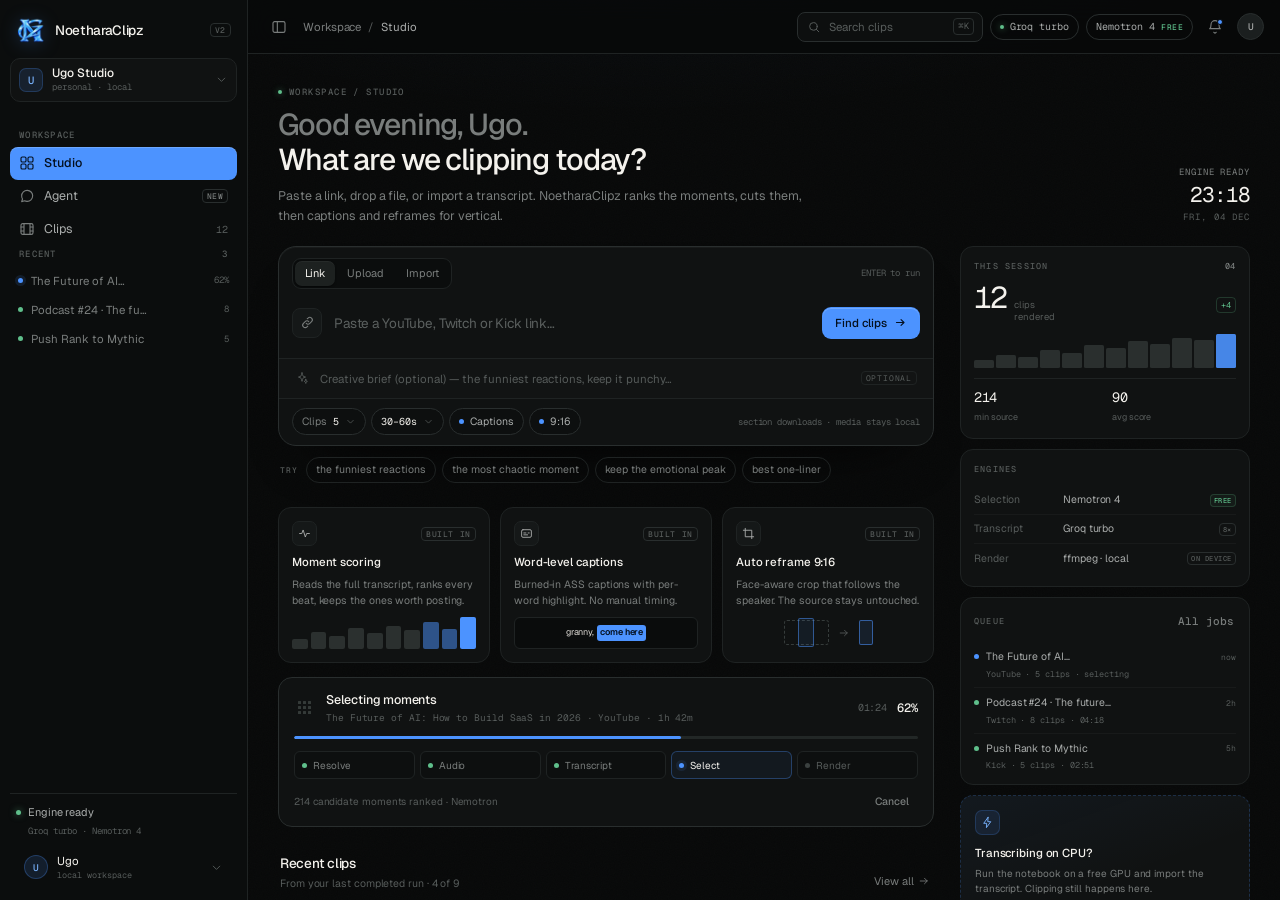
<file: design/dashboard.html>
<!DOCTYPE html>
<html lang="en">
<head>
<meta charset="UTF-8" />
<meta name="viewport" content="width=device-width, initial-scale=1.0" />
<meta name="color-scheme" content="dark" />
<meta name="theme-color" content="#080909" />
<meta name="description" content="NoetharaClipz — AI clipping workspace. Dark charcoal dashboard design." />
<title>NoetharaClipz — Studio</title>
<link rel="icon" type="image/png" href="[data-uri]">
<link rel="preconnect" href="https://fonts.googleapis.com">
<link rel="preconnect" href="https://fonts.gstatic.com" crossorigin>
<link href="https://fonts.googleapis.com/css2?family=Geist:wght@100..900&family=Geist+Mono:wght@400..600&display=swap" rel="stylesheet">
<style>
/* =========================================================
   NoetharaClipz v2 — charcoal workspace
   one accent (ember), hairline borders, flat surfaces
   ========================================================= */
:root{
  --bg:#080909;
  --ink-1:#0B0D0D;
  --ink-2:#101212;
  --ink-3:#151818;
  --ink-4:#1B1F1F;
  --line:#1F2323;
  --line-2:#292E2E;
  --line-3:#363C3B;
  --text:#F4F2ED;
  --text-2:#A9ACAB;
  --text-3:#797D7C;
  --text-4:#575C5B;
  --accent:#4C93FF;
  --accent-hi:#7AB4FF;
  --accent-deep:#2E72E8;
  --accent-ink:#04101F;
  --accent-soft:rgba(76,147,255,.10);
  --green:#5FBF8B;
  --amber:#DDB25C;
  --red:#E0716A;
  --sans:"Geist","Inter",ui-sans-serif,system-ui,-apple-system,"Segoe UI",sans-serif;
  --mono:"Geist Mono",ui-monospace,"SF Mono",Menlo,Consolas,monospace;
  --ease:cubic-bezier(.22,1,.36,1);
  --r:14px;
  --shadow:0 24px 60px -32px rgba(0,0,0,.9);
}
*{box-sizing:border-box}
[hidden]{display:none!important}
html,body{height:100%}
body{
  margin:0;background:var(--bg);color:var(--text);
  font-family:var(--sans);font-size:13px;line-height:1.5;letter-spacing:-.006em;
  -webkit-font-smoothing:antialiased;text-rendering:optimizeLegibility;overflow:hidden;
}
body::before{
  content:"";position:fixed;inset:0;z-index:0;pointer-events:none;
  background:radial-gradient(1000px 440px at 50% -190px,rgba(76,147,255,.06),transparent 70%);
}
body::after{
  content:"";position:fixed;inset:0;z-index:0;pointer-events:none;opacity:.022;
  background-image:url("data:image/svg+xml,%3Csvg xmlns='http://www.w3.org/2000/svg' width='160' height='160'%3E%3Cfilter id='n'%3E%3CfeTurbulence type='fractalNoise' baseFrequency='.85' numOctaves='3' stitchTiles='stitch'/%3E%3C/filter%3E%3Crect width='160' height='160' filter='url(%23n)'/%3E%3C/svg%3E");
}
button,input,textarea,select{font:inherit;color:inherit}
button{background:none;border:0;cursor:pointer}
input,textarea{outline:none}
::selection{background:rgba(76,147,255,.28);color:#fff}
::-webkit-scrollbar{width:9px;height:9px}
::-webkit-scrollbar-track{background:transparent}
::-webkit-scrollbar-thumb{background:#252A29;border-radius:9px;border:2px solid var(--bg)}
::-webkit-scrollbar-thumb:hover{background:#333937}
:focus-visible{outline:2px solid rgba(76,147,255,.55);outline-offset:2px}
input:focus,input:focus-visible,textarea:focus,textarea:focus-visible{outline:none}
.ico{width:16px;height:16px;fill:none;stroke:currentColor;stroke-width:1.7;stroke-linecap:round;stroke-linejoin:round;flex:none}
.ico-sm{width:14px;height:14px}
.ico-fill{fill:currentColor;stroke:none}
.mono{font-family:var(--mono)}

/* ---------------- shell ---------------- */
.app{position:relative;z-index:1;display:flex;height:100vh;overflow:hidden}

/* ---------------- sidebar ---------------- */
.sidebar{
  width:248px;flex:none;background:var(--ink-1);border-right:1px solid var(--line);
  display:flex;flex-direction:column;padding:12px 10px 10px;z-index:20;
  transition:width .24s var(--ease);overflow:hidden;
}
.brand{display:flex;align-items:center;gap:9px;padding:3px 6px 13px;min-height:42px}
.brand-logo{width:30px;height:30px;object-fit:contain;flex:none;filter:drop-shadow(0 2px 9px rgba(76,147,255,.28))}
.brand-logo-sm{width:22px;height:22px}
.mark{display:none}
.brand-name{font-size:13.5px;font-weight:500;letter-spacing:-.025em;white-space:nowrap}
.brand-ver{margin-left:auto;font:500 8px var(--mono);letter-spacing:.08em;color:var(--text-4);border:1px solid var(--line-2);border-radius:4px;padding:1px 4px;flex:none}
.ws-dd{width:100%;margin-bottom:12px}
.ws{display:flex;align-items:center;gap:9px;width:100%;padding:7px 8px;background:var(--ink-2);border:1px solid var(--line);border-radius:10px;transition:.16s;text-align:left}
.ws:hover{background:var(--ink-3);border-color:var(--line-2)}
.ws-av{width:24px;height:24px;border-radius:7px;background:rgba(76,147,255,.12);border:1px solid rgba(76,147,255,.22);color:var(--accent-hi);display:grid;place-items:center;font:500 10.5px var(--mono);flex:none}
.ws-copy{min-width:0;flex:1}
.ws-name{display:block;font-size:12px;font-weight:500;line-height:1.25;white-space:nowrap}
.ws-sub{display:block;font:400 9px var(--mono);color:var(--text-4);white-space:nowrap;line-height:1.4}
.ws .ico{margin-left:auto;color:var(--text-4);width:13px;height:13px}
.nav-group{padding-top:15px}
.nav-label{display:flex;align-items:center;justify-content:space-between;font:500 9px var(--mono);letter-spacing:.14em;text-transform:uppercase;color:var(--text-4);padding:0 9px 6px;white-space:nowrap}
.nav-item{
  display:flex;align-items:center;gap:9px;width:100%;height:33px;padding:0 9px;border-radius:8px;
  color:var(--text-2);font-size:12.5px;text-align:left;transition:background .15s,color .15s;
}
.nav-item .ico{width:16px;height:16px;color:var(--text-3);transition:color .15s}
.nav-item:hover{background:var(--ink-3);color:var(--text)}
.nav-item:hover .ico{color:var(--text-2)}
.nav-item.active{background:var(--accent);color:var(--accent-ink);font-weight:500;box-shadow:inset 0 1px 0 rgba(255,255,255,.18)}
.nav-item.active .ico{color:var(--accent-ink)}
.nav-badge{margin-left:auto;font:500 8px var(--mono);letter-spacing:.06em;color:var(--text-3);border:1px solid var(--line-2);border-radius:4px;padding:1px 4px}
.nav-item.active .nav-badge{color:var(--accent-ink);border-color:rgba(0,0,0,.22);background:rgba(0,0,0,.1)}
.nav-count{margin-left:auto;font:400 10px var(--mono);color:var(--text-4)}
.nav-item.active .nav-count{color:var(--accent-ink)}
.side-recent{flex:1;min-height:0;overflow-y:auto;overflow-x:hidden;padding:2px 0 4px}
.recent-item{display:flex;align-items:center;gap:8px;width:100%;padding:6px 8px;border-radius:7px;color:var(--text-3);text-align:left;transition:.14s}
.recent-item:hover{background:var(--ink-3);color:var(--text-2)}
.rd{width:5px;height:5px;border-radius:50%;background:var(--text-4);flex:none}
.rd.done{background:var(--green)}
.rd.run{background:var(--accent);box-shadow:0 0 0 3px rgba(76,147,255,.12)}
.rd.err{background:var(--red)}
.recent-name{font-size:11.5px;flex:1;min-width:0;overflow:hidden;text-overflow:ellipsis;white-space:nowrap}
.recent-n{font:400 9px var(--mono);color:var(--text-4);flex:none}
.sidebar .side-close{display:none;width:24px;height:24px;margin-left:4px}
.side-foot{border-top:1px solid var(--line);padding:10px 6px 2px;margin-top:6px}
.engine-line{display:flex;align-items:center;gap:7px;font-size:11px;color:var(--text-2);white-space:nowrap}
.live-dot{width:5px;height:5px;border-radius:50%;background:var(--green);box-shadow:0 0 7px rgba(95,191,139,.65);flex:none}
.engine-sub{font:400 9px var(--mono);color:var(--text-4);margin:4px 0 10px 12px;white-space:nowrap}
.user-dd{width:100%}
.user-chip{display:flex;align-items:center;gap:9px;width:100%;padding:6px 7px;border-radius:9px;border:1px solid transparent;transition:.15s;text-align:left;color:var(--text-2)}
.user-chip:hover{background:var(--ink-3);border-color:var(--line)}
.u-av{width:24px;height:24px;border-radius:50%;background:rgba(76,147,255,.13);border:1px solid rgba(76,147,255,.28);display:grid;place-items:center;font:500 9.5px var(--mono);color:var(--accent-hi);flex:none}
.u-copy{display:flex;flex-direction:column;gap:1px;flex:1;min-width:0}
.u-name{display:block;font-size:11.5px;line-height:1.3;color:var(--text);white-space:nowrap}
.u-sub{display:block;font:400 8.5px var(--mono);color:var(--text-4);white-space:nowrap;line-height:1.35}
.user-chip .dd-chev{margin-left:auto;color:var(--text-4);width:13px;height:13px}

/* collapsed rail */
.app.nav-rail .sidebar{width:62px;padding:12px 8px 10px}
.app.nav-rail .brand{justify-content:center;padding:3px 0 13px}
.app.nav-rail .brand-name,.app.nav-rail .brand-ver,.app.nav-rail .ws-copy,.app.nav-rail .ws .ico,
.app.nav-rail .nav-label,.app.nav-rail .nav-item span,.app.nav-rail .side-recent,
.app.nav-rail .engine-sub,.app.nav-rail .u-name,.app.nav-rail .u-sub,.app.nav-rail .u-copy,.app.nav-rail .user-chip .dd-chev{display:none}
.app.nav-rail .ws{justify-content:center;padding:7px}
.app.nav-rail .nav-group{padding-top:12px}
.app.nav-rail .nav-item{justify-content:center;padding:0;height:34px}
.app.nav-rail .nav-item .ico{width:17px;height:17px}
.app.nav-rail .side-foot{display:grid;justify-items:center;gap:9px;padding:10px 0 2px}
.app.nav-rail .engine-line{justify-content:center;font-size:0;gap:0}
.app.nav-rail .engine-line .live-dot{width:6px;height:6px}
.app.nav-rail .user-chip{padding:4px}

/* ---------------- main / topbar ---------------- */
.main{flex:1;min-width:0;display:flex;flex-direction:column}
.topbar{
  height:54px;flex:none;display:flex;align-items:center;gap:9px;padding:0 16px;
  border-bottom:1px solid var(--line);background:rgba(8,9,9,.72);
  backdrop-filter:blur(14px);position:relative;z-index:10;
}
.icon-btn{width:30px;height:30px;border-radius:8px;border:1px solid transparent;color:var(--text-3);display:grid;place-items:center;transition:.15s}
.icon-btn:hover{background:var(--ink-3);color:var(--text);border-color:var(--line)}
.top-brand{display:none;align-items:center;gap:7px;font-size:12.5px;font-weight:500;letter-spacing:-.02em}
.top-brand .mark{width:22px;height:22px;border-radius:6px}
.top-brand .mark svg{width:13px;height:13px}
.crumb{display:flex;align-items:center;gap:7px;font-size:11.5px;color:var(--text-3);white-space:nowrap}
.crumb b{font-weight:400;color:var(--text-2)}
.crumb i{font-style:normal;color:var(--text-4)}
.top-right{margin-left:auto;display:flex;align-items:center;gap:7px}
.search-btn{display:flex;align-items:center;gap:8px;height:30px;min-width:186px;padding:0 8px 0 9px;border:1px solid var(--line-2);border-radius:8px;background:#0D0F0F;color:var(--text-4);font-size:11.5px;transition:.15s}
.search-btn:hover{border-color:var(--line-3);color:var(--text-3);background:var(--ink-3)}
.search-btn .ico{width:14px;height:14px}
.kbd{margin-left:auto;font:400 9px var(--mono);color:var(--text-4);border:1px solid var(--line-2);border-radius:4px;padding:1px 4px;line-height:1.4}
.chip{display:inline-flex;align-items:center;gap:6px;height:26px;padding:0 9px;border:1px solid var(--line-2);border-radius:999px;background:transparent;color:var(--text-2);font:400 10px var(--mono);white-space:nowrap;transition:.15s}
.chip:hover{border-color:var(--line-3);color:var(--text)}
.chip b{font:500 8px var(--mono);letter-spacing:.06em;color:var(--green)}
.chip .dot{width:4px;height:4px;border-radius:50%;background:var(--green);box-shadow:0 0 6px rgba(95,191,139,.7)}
.chip-xs{height:22px;padding:0 7px;font-size:9px}
.chip-xs .ico{width:12px;height:12px}
.avatar{width:27px;height:27px;border-radius:50%;background:var(--ink-4);border:1px solid var(--line-2);color:var(--text-2);display:grid;place-items:center;font:500 9.5px var(--mono);transition:.15s}
.avatar:hover{border-color:var(--line-3);color:var(--text)}
.bell{position:relative}
.bell::after{content:"";position:absolute;top:6px;right:6px;width:4px;height:4px;border-radius:50%;background:var(--accent);border:1.5px solid var(--bg)}
.scrim{display:none}

/* ---------------- page / hero ---------------- */
.scroll{flex:1;min-height:0;overflow-y:auto;overflow-x:hidden;scroll-behavior:smooth}
.page{animation:pageIn .26s var(--ease)}
@keyframes pageIn{from{opacity:0;transform:translateY(5px)}to{opacity:1;transform:none}}
.page-inner{max-width:1240px;margin:0 auto;padding:30px 30px 66px}
.page-inner--narrow{max-width:880px}
.hero{display:flex;align-items:flex-end;justify-content:space-between;gap:24px;margin:2px 0 20px}
.eyebrow{display:flex;align-items:center;gap:7px;font:500 9px var(--mono);letter-spacing:.16em;text-transform:uppercase;color:var(--text-4)}
.eyebrow .dot{width:4px;height:4px;border-radius:50%;background:var(--green);box-shadow:0 0 6px rgba(95,191,139,.6)}
.hero h1{font-size:clamp(24px,2.35vw,32px);line-height:1.16;font-weight:500;letter-spacing:-.038em;margin:10px 0 8px;max-width:660px}
.hero h1 .dim{color:var(--text-3)}
.hero p{font-size:12.5px;line-height:1.6;color:var(--text-3);margin:0;max-width:540px}
.hero-meta{flex:none;text-align:right;padding-bottom:3px}
.hero-live{display:inline-flex;align-items:center;gap:6px;font:400 9px var(--mono);letter-spacing:.1em;text-transform:uppercase;color:var(--text-3)}
.hero-clock{font:400 21px var(--mono);letter-spacing:-.05em;line-height:1;color:var(--text);margin-top:6px;font-variant-numeric:tabular-nums}
.hero-date{font:400 9px var(--mono);letter-spacing:.12em;text-transform:uppercase;color:var(--text-4);margin-top:6px}
.studio-grid{display:grid;grid-template-columns:minmax(0,1fr) 290px;gap:26px;align-items:start}
.col-main{min-width:0}

/* ---------------- composer ---------------- */
.composer{
  background:var(--ink-2);border:1px solid var(--line-2);border-radius:18px;
  box-shadow:0 30px 60px -38px #000,inset 0 1px 0 rgba(255,255,255,.04);
  transition:border-color .18s,box-shadow .18s;
}
.composer:focus-within{border-color:rgba(76,147,255,.38);box-shadow:0 0 0 3px rgba(76,147,255,.07),0 30px 60px -38px #000,inset 0 1px 0 rgba(255,255,255,.04)}
.composer-top{display:flex;align-items:center;justify-content:space-between;padding:11px 13px 0;gap:12px}
.seg{display:inline-flex;align-items:center;gap:2px;padding:2px;background:#0B0D0D;border:1px solid var(--line);border-radius:9px}
.seg-btn{height:25px;padding:0 10px;border-radius:7px;font-size:11px;color:var(--text-3);transition:background .16s,color .16s,box-shadow .16s;white-space:nowrap}
.seg-btn:hover{color:var(--text-2)}
.seg-btn.on{background:#1D2120;color:var(--text);box-shadow:0 1px 2px rgba(0,0,0,.5),inset 0 1px 0 rgba(255,255,255,.04)}
.composer-hint{font:400 9px var(--mono);color:var(--text-4);white-space:nowrap}
.composer-body{padding:11px 13px 12px}
.pane{animation:paneIn .18s var(--ease)}
@keyframes paneIn{from{opacity:.4;transform:translateY(2px)}to{opacity:1;transform:none}}
.field{display:flex;align-items:center;gap:10px;min-height:46px}
.field-ico{width:30px;height:30px;border-radius:8px;background:var(--ink-3);border:1px solid var(--line);color:var(--text-3);display:grid;place-items:center;flex:none}
.field-ico .ico{width:15px;height:15px}
.field input{flex:1;min-width:0;height:42px;background:transparent;border:0;font-size:13.5px;letter-spacing:-.01em;color:var(--text)}
.field input::placeholder{color:#5B605F}
.field-copy{flex:1;min-width:0}
.field-title{font-size:12.5px;color:var(--text-2);line-height:1.35}
.field-title u{text-decoration:none;color:var(--text);border-bottom:1px solid var(--line-3);padding-bottom:1px}
.field-sub{font:400 9.5px var(--mono);color:var(--text-4);margin-top:3px;white-space:nowrap;overflow:hidden;text-overflow:ellipsis}
.field-drop{min-height:62px;padding:9px 10px;border:1px dashed var(--line-2);border-radius:11px;background:#0D0F0F;transition:.16s;cursor:pointer}
.field-drop:hover,.field-drop.drag{border-color:rgba(76,147,255,.4);background:rgba(76,147,255,.035)}
.brief{display:flex;align-items:center;gap:9px;padding:10px 16px;border-top:1px solid var(--line);background:rgba(255,255,255,.008)}
.brief .ico{color:var(--text-4);width:14px;height:14px}
.brief input{flex:1;min-width:0;background:transparent;border:0;font-size:11.5px;color:var(--text)}
.brief input::placeholder{color:#555A59}
.brief-tag{font:400 8px var(--mono);letter-spacing:.1em;color:var(--text-4);border:1px solid var(--line);border-radius:4px;padding:1px 4px;flex:none}
.composer-foot{display:flex;align-items:center;justify-content:space-between;gap:12px;padding:9px 13px 10px;border-top:1px solid var(--line)}
.opts{display:flex;align-items:center;gap:5px;flex-wrap:wrap}
.opt{display:inline-flex;align-items:center;gap:6px;height:27px;padding:0 9px;border:1px solid var(--line-2);border-radius:999px;background:#0D0F0F;color:var(--text-2);font-size:10.5px;transition:.15s;white-space:nowrap}
.opt:hover{border-color:var(--line-3);color:var(--text);background:var(--ink-3)}
.opt-k{color:var(--text-3)}
.opt-v{font:400 10px var(--mono);color:var(--text)}
.opt .ico{width:11px;height:11px;color:var(--text-4)}
.opt-dot{width:5px;height:5px;border-radius:50%;background:var(--accent);transition:.15s}
.opt.is-off{color:var(--text-4)}
.opt.is-off .opt-dot{background:#414746}
.opts .dd{flex:none}
.dd{position:relative}
.dd-chev{transition:transform .16s var(--ease)}
.dd.open .dd-chev{transform:rotate(180deg)}
.menu{position:absolute;z-index:80;top:calc(100% + 6px);left:0;min-width:190px;padding:5px;background:#121617;border:1px solid #2A3138;border-radius:11px;box-shadow:0 22px 50px -18px rgba(0,0,0,.92),inset 0 1px 0 rgba(255,255,255,.04);animation:menuIn .14s var(--ease)}
.menu[hidden]{display:none}
.menu.up{top:auto;bottom:calc(100% + 6px);animation-name:menuUp}
.menu.right{left:auto;right:0}
.menu-label{font:500 8px var(--mono);letter-spacing:.13em;text-transform:uppercase;color:var(--text-4);padding:6px 8px 4px}
.menu-item{display:flex;align-items:center;gap:8px;width:100%;min-height:30px;padding:5px 8px;border-radius:7px;font-size:11.5px;color:var(--text-2);text-align:left;transition:background .12s,color .12s}
.menu-item:hover,.menu-item:focus-visible{background:#1A2027;color:var(--text);outline:none}
.menu-item>.ico{width:14px;height:14px;color:var(--text-4);flex:none}
.menu-item:hover>.ico{color:var(--text-2)}
.menu-item .check{margin-left:auto;width:13px;height:13px;color:var(--accent);opacity:0;flex:none}
.menu-item[aria-checked="true"] .check{opacity:1}
.menu-item .mi-copy{display:flex;flex-direction:column;gap:1px;min-width:0}
.menu-item b{font-weight:500;color:var(--text);font-size:11px;line-height:1.3}
.menu-item small{font:400 8.5px var(--mono);color:var(--text-4);line-height:1.35}
.menu-item .mi-val{margin-left:auto;font:400 9px var(--mono);color:var(--text-4)}
.menu-sep{height:1px;background:var(--line);margin:5px 4px}
.menu-user{display:flex;align-items:center;gap:8px;padding:7px 8px 8px}
.menu-user b{display:block;font-size:11.5px;font-weight:500;color:var(--text)}
.menu-user small{display:block;font:400 8.5px var(--mono);color:var(--text-4);margin-top:2px}
.menu .ws-av{width:24px;height:24px;font-size:9.5px}
.u-av.lg{width:28px;height:28px;font-size:11px}
@keyframes menuIn{from{opacity:0;transform:translateY(-4px) scale(.99)}to{opacity:1;transform:none}}
@keyframes menuUp{from{opacity:0;transform:translateY(4px) scale(.99)}to{opacity:1;transform:none}}
.foot-hint{font:400 9px var(--mono);color:var(--text-4);white-space:nowrap}

/* buttons */
.btn{display:inline-flex;align-items:center;justify-content:center;gap:7px;height:32px;padding:0 12px;border-radius:9px;border:1px solid transparent;font-size:11.5px;font-weight:500;transition:background .15s,border-color .15s,transform .12s,color .15s;white-space:nowrap}
.btn:active{transform:translateY(1px)}
.btn-primary{background:var(--accent);color:var(--accent-ink);box-shadow:inset 0 1px 0 rgba(255,255,255,.2)}
.btn-primary:hover{background:var(--accent-hi)}
.btn-primary .ico{width:14px;height:14px;stroke-width:2}
.btn-secondary{background:var(--ink-3);border-color:var(--line-2);color:var(--text-2)}
.btn-secondary:hover{background:var(--ink-4);border-color:var(--line-3);color:var(--text)}
.btn-ghost{color:var(--text-3)}
.btn-ghost:hover{background:var(--ink-3);color:var(--text)}
.btn-sm{height:28px;padding:0 10px;font-size:11px;border-radius:8px}
.btn-xs{height:25px;padding:0 8px;font-size:10.5px;border-radius:7px}
.btn .ico{width:13px;height:13px}

/* ---------------- brief pills ---------------- */
.briefs{display:flex;align-items:center;gap:6px;flex-wrap:wrap;margin:11px 2px 0}
.briefs-label{font:500 8px var(--mono);letter-spacing:.14em;color:var(--text-4);margin-right:2px}
.suggest{height:26px;padding:0 9px;border:1px solid var(--line);border-radius:999px;background:transparent;color:var(--text-3);font-size:10.5px;transition:.15s}
.suggest:hover{border-color:rgba(76,147,255,.35);color:var(--text-2);background:rgba(76,147,255,.05)}

/* ---------------- feature cards ---------------- */
.feat-grid{display:grid;grid-template-columns:repeat(3,minmax(0,1fr));gap:10px;margin-top:24px}
.feat{position:relative;display:flex;flex-direction:column;gap:7px;min-height:148px;padding:13px;background:var(--ink-2);border:1px solid var(--line);border-radius:13px;transition:border-color .16s,background .16s}
.feat:hover{border-color:var(--line-2);background:#111414}
.feat-top{display:flex;align-items:center;justify-content:space-between;gap:8px}
.feat-ico{width:25px;height:25px;border-radius:7px;background:var(--ink-3);border:1px solid var(--line);color:var(--text-2);display:grid;place-items:center}
.feat-ico .ico{width:13px;height:13px}
.tag{font:500 8px var(--mono);letter-spacing:.08em;text-transform:uppercase;color:var(--text-4);border:1px solid var(--line-2);border-radius:4px;padding:1px 4px;white-space:nowrap}
.tag-green{color:var(--green);border-color:rgba(95,191,139,.22);background:rgba(95,191,139,.05)}
.feat h3{font-size:11.5px;font-weight:500;letter-spacing:-.01em;margin:0}
.feat p{font-size:10.5px;line-height:1.5;color:var(--text-3);margin:0;flex:1}
.feat-vis{height:32px;display:flex;align-items:flex-end;gap:3px;margin-top:1px}
.bars i{flex:1;height:var(--h);background:#2B302F;border-radius:2px;transition:background .2s}
.feat:hover .bars i{background:#343A38}
.bars i:nth-last-child(-n+3){background:rgba(76,147,255,.5)}
.bars i:last-child{background:var(--accent)}
.feat:hover .bars i:nth-last-child(-n+3){background:rgba(76,147,255,.62)}
.feat:hover .bars i:last-child{background:var(--accent)}
.capvis{display:flex;align-items:center;justify-content:center;gap:3px;height:32px;background:#0A0C0C;border:1px solid var(--line);border-radius:6px;font-size:9px;letter-spacing:-.01em;color:#DAD7D2;padding:0 5px;overflow:hidden;white-space:nowrap}
.capvis b{background:var(--accent);color:var(--accent-ink);border-radius:3px;padding:1px 3px;font-weight:600}
.cropvis{display:flex;align-items:center;justify-content:center;gap:9px;height:32px}
.crop-a{width:45px;height:25px;border:1px dashed var(--line-3);border-radius:3px;position:relative}
.crop-a::after{content:"";position:absolute;left:50%;top:-3px;bottom:-3px;width:14px;transform:translateX(-50%);border:1px solid rgba(76,147,255,.5);background:rgba(76,147,255,.08);border-radius:2px}
.cropvis .ico{width:12px;height:12px;color:var(--text-4)}
.crop-b{width:14px;height:25px;border:1px solid rgba(76,147,255,.55);background:rgba(76,147,255,.1);border-radius:2px}

/* ---------------- run card ---------------- */
.run-card{position:relative;overflow:hidden;margin-top:14px;padding:14px 15px 12px;background:var(--ink-2);border:1px solid var(--line-2);border-radius:14px}
.run-head{display:flex;align-items:center;gap:11px}
.pixel{display:grid;grid-template-columns:repeat(3,3px);grid-template-rows:repeat(3,3px);gap:2px;flex:none;padding:4px}
.pixel span{background:#343A38;border-radius:.5px;animation:pixel 1.4s ease-in-out infinite}
.pixel span:nth-child(2){animation-delay:.07s}.pixel span:nth-child(3){animation-delay:.14s}
.pixel span:nth-child(4){animation-delay:.21s}.pixel span:nth-child(5){animation-delay:.28s}
.pixel span:nth-child(6){animation-delay:.35s}.pixel span:nth-child(7){animation-delay:.42s}
.pixel span:nth-child(8){animation-delay:.49s}.pixel span:nth-child(9){animation-delay:.56s}
@keyframes pixel{0%,100%{background:#343A38;opacity:.55}45%{background:var(--accent);opacity:1}}
.run-copy{min-width:0;flex:1}
.run-copy h3{font-size:12.5px;font-weight:500;letter-spacing:-.015em;margin:0;line-height:1.3}
.run-copy p{font:400 9.5px var(--mono);color:var(--text-4);margin:3px 0 0;white-space:nowrap;overflow:hidden;text-overflow:ellipsis}
.run-stats{display:flex;align-items:center;gap:10px;flex:none}
.run-elapsed{font:400 10px var(--mono);color:var(--text-4);font-variant-numeric:tabular-nums}
.run-pct{font:500 12px var(--mono);color:var(--text);font-variant-numeric:tabular-nums}
.track{height:3px;border-radius:3px;background:#222726;margin:12px 0 12px;overflow:hidden}
.track span{display:block;height:100%;width:0;background:var(--accent);border-radius:3px;transition:width .45s linear}
.run-card.done .track span{background:var(--green)}
.run-card.done .pixel span{animation:none;background:rgba(95,191,139,.55)}
.stages{display:grid;grid-template-columns:repeat(5,minmax(0,1fr));gap:5px}
.stage{display:flex;align-items:center;gap:6px;height:28px;padding:0 7px;border:1px solid var(--line);border-radius:6px;background:#0D0F0F;font-size:10px;color:var(--text-4);white-space:nowrap;overflow:hidden}
.sd{width:5px;height:5px;border-radius:50%;background:#3B4140;flex:none}
.stage.done{color:var(--text-3)}
.stage.done .sd{background:var(--green)}
.stage.active{color:var(--text);border-color:rgba(76,147,255,.32);background:rgba(76,147,255,.06)}
.stage.active .sd{background:var(--accent);box-shadow:0 0 0 3px rgba(76,147,255,.1);animation:pulse 1.8s ease-in-out infinite}
.stage-name{overflow:hidden;text-overflow:ellipsis}
@keyframes pulse{50%{box-shadow:0 0 0 5px rgba(76,147,255,.02)}}
.run-foot{display:flex;align-items:center;justify-content:space-between;gap:10px;margin-top:10px}
.run-foot p{font-size:10px;color:var(--text-4);margin:0;white-space:nowrap;overflow:hidden;text-overflow:ellipsis}
.run-foot .mono{color:var(--text-3)}

/* ---------------- section head ---------------- */
.sec-head{display:flex;align-items:flex-end;justify-content:space-between;gap:16px;margin:26px 2px 11px}
.sec-head h2{font-size:13.5px;font-weight:500;letter-spacing:-.02em;margin:0}
.sec-head p{font-size:10.5px;color:var(--text-4);margin:3px 0 0}
.link-quiet{display:inline-flex;align-items:center;gap:4px;font-size:11px;color:var(--text-3);padding:3px 2px;transition:.14s}
.link-quiet:hover{color:var(--text)}
.link-quiet .ico{width:12px;height:12px}

/* ---------------- clip cards ---------------- */
.clip-grid{display:grid;gap:14px}
.clip-grid--studio{grid-template-columns:repeat(2,minmax(0,1fr));gap:11px}
.clip-grid--all{grid-template-columns:repeat(auto-fill,minmax(244px,1fr));gap:13px}
.clip{display:flex;flex-direction:column;background:var(--ink-2);border:1px solid var(--line);border-radius:13px;overflow:hidden;transition:border-color .18s,transform .18s,box-shadow .18s}
.clip:hover{border-color:#2D3332;transform:translateY(-2px);box-shadow:0 18px 34px -26px #000}
.clip-media{position:relative;aspect-ratio:16/9;overflow:hidden;background:#0A0C0C;background-size:cover;background-position:center;background-repeat:no-repeat;isolation:isolate}
.clip-media::before{content:none}
.clip-media::after{content:"";position:absolute;inset:0;background:linear-gradient(to top,rgba(0,0,0,.84),rgba(0,0,0,.22) 46%,transparent 76%),linear-gradient(to bottom,rgba(0,0,0,.36),transparent 38%)}
.clip-media[data-thumb="0"]{background-image:url("[data-uri]");background-position:50% 50%}
.clip-media[data-thumb="1"]{background-image:url("[data-uri]");background-position:50% 50%}
.clip-media[data-thumb="2"]{background-image:url("[data-uri]");background-position:50% 50%}
.clip-media[data-thumb="3"]{background-image:url("[data-uri]");background-position:50% 50%}
.clip-media[data-thumb="4"]{background-image:url("[data-uri]");background-position:50% 50%}
.clip-media[data-thumb="5"]{background-image:url("[data-uri]");background-position:50% 50%}
.clip-media[data-thumb="6"]{background-image:url("[data-uri]");background-position:50% 50%}
.clip-media[data-thumb="7"]{background-image:url("[data-uri]");background-position:50% 50%}
.clip-media[data-thumb="8"]{background-image:url("[data-uri]");background-position:50% 50%}
.clip-media[data-thumb="9"]{background-image:url("[data-uri]");background-position:50% 35%}
.clip-media[data-edit]{cursor:pointer}
/* Real clip frames embedded as data URIs — swap the .clip-media[data-thumb] rules to use your own thumbnails. */
.grain{position:absolute;inset:0;z-index:1;pointer-events:none;opacity:.07;mix-blend-mode:overlay;background-image:url("data:image/svg+xml,%3Csvg xmlns='http://www.w3.org/2000/svg' width='140' height='140'%3E%3Cfilter id='n'%3E%3CfeTurbulence type='fractalNoise' baseFrequency='.9' numOctaves='3' stitchTiles='stitch'/%3E%3C/filter%3E%3Crect width='140' height='140' filter='url(%23n)'/%3E%3C/svg%3E");background-size:140px 140px}

.media-top{position:absolute;z-index:2;top:7px;left:7px;right:7px;display:flex;align-items:center;justify-content:space-between;gap:6px}
.pf{font:500 7.5px var(--mono);letter-spacing:.1em;text-transform:uppercase;color:#EFEDE9;background:rgba(6,8,8,.5);border:1px solid rgba(255,255,255,.14);backdrop-filter:blur(7px);border-radius:4px;padding:2px 5px}
.score{display:inline-flex;align-items:center;gap:4px;font:500 9px var(--mono);color:#F4F2ED;background:rgba(6,8,8,.5);border:1px solid rgba(255,255,255,.14);backdrop-filter:blur(7px);border-radius:4px;padding:2px 5px}
.score::before{content:"";width:4px;height:4px;border-radius:50%;background:var(--accent)}
.cap{position:absolute;z-index:2;left:8px;right:8px;bottom:8px;text-align:center;font-size:10.5px;font-weight:500;line-height:1.4;letter-spacing:-.01em;color:#F7F5F1;text-shadow:0 1px 8px rgba(0,0,0,.75);display:-webkit-box;-webkit-line-clamp:2;-webkit-box-orient:vertical;overflow:hidden}
.cap b{display:inline-block;background:var(--accent);color:var(--accent-ink);text-shadow:none;border-radius:3px;padding:0 3px;font-weight:600}
.play{position:absolute;z-index:3;left:50%;top:50%;width:32px;height:32px;border-radius:50%;border:1px solid rgba(255,255,255,.18);background:rgba(8,10,10,.5);backdrop-filter:blur(8px);color:#fff;display:grid;place-items:center;opacity:0;transform:translate(-50%,-50%) scale(.9);transition:.2s var(--ease)}
.play .ico{width:12px;height:12px;margin-left:1px}
.clip:hover .play{opacity:1;transform:translate(-50%,-50%) scale(1)}
.clip-body{display:flex;flex-direction:column;gap:5px;padding:9px 10px 10px;flex:1}
.clip-h{display:flex;align-items:flex-start;gap:6px}
.clip-h h3{flex:1;min-width:0;font-size:12px;font-weight:500;line-height:1.38;letter-spacing:-.01em;margin:0;display:-webkit-box;-webkit-line-clamp:2;-webkit-box-orient:vertical;overflow:hidden}
.clip-x{display:flex;gap:0;flex:none;opacity:.55;transition:opacity .16s}
.clip:hover .clip-x{opacity:1}
.act{width:21px;height:21px;border-radius:5px;color:var(--text-3);display:grid;place-items:center;transition:.14s}
.act:hover{background:var(--ink-4);color:var(--text)}
.act .ico{width:12px;height:12px}
.clip-sub{display:flex;align-items:center;gap:5px;flex-wrap:wrap;font:400 9.5px var(--mono);color:var(--text-4);letter-spacing:0}
.clip-sub i{width:2px;height:2px;border-radius:50%;background:#444A48;font-style:normal}
.clip-err{font-size:9.5px;line-height:1.45;color:#C58F88;margin:1px 0 0}
.clip.rendering .clip-media::after{background:linear-gradient(to top,rgba(0,0,0,.82),rgba(0,0,0,.44))}
.render-ov{position:absolute;z-index:2;inset:0;display:flex;flex-direction:column;align-items:center;justify-content:center;gap:9px}
.rp{display:inline-flex;align-items:center;gap:6px;font:400 9px var(--mono);color:#F0EEE9;background:rgba(8,10,10,.62);border:1px solid rgba(255,255,255,.14);backdrop-filter:blur(8px);border-radius:999px;padding:3px 8px}
.spin{width:8px;height:8px;border-radius:50%;border:1.5px solid rgba(255,255,255,.22);border-top-color:var(--accent);animation:spin .8s linear infinite}
@keyframes spin{to{transform:rotate(360deg)}}
.mini-track{width:88px;height:2px;border-radius:2px;background:rgba(255,255,255,.16);overflow:hidden}
.mini-track span{display:block;height:100%;background:var(--accent)}
.clip.failed .clip-media{background-image:none;background-color:#150D0D}
.fail-ov{position:absolute;z-index:2;inset:0;display:flex;flex-direction:column;align-items:center;justify-content:center;gap:5px;color:#BB8C86;font:400 9px var(--mono);text-transform:uppercase;letter-spacing:.08em}
.fail-ov .ico{width:16px;height:16px}

/* ---------------- rail ---------------- */
.rail{display:flex;flex-direction:column;gap:10px;position:sticky;top:20px}
.rc{background:var(--ink-2);border:1px solid var(--line);border-radius:13px;padding:13px}
.rail-title{display:flex;align-items:center;justify-content:space-between;gap:8px;font:500 8.5px var(--mono);letter-spacing:.14em;text-transform:uppercase;color:var(--text-4);margin-bottom:11px}
.rail-title .mono{color:var(--text-3);letter-spacing:.06em}
.stat-hero{display:flex;align-items:baseline;gap:8px}
.stat-num{font:400 30px var(--mono);letter-spacing:-.06em;line-height:1}
.stat-lbl{font-size:9.5px;line-height:1.25;color:var(--text-4)}
.stat-hero .delta{margin-left:auto;font:400 8.5px var(--mono);color:var(--green);border:1px solid rgba(95,191,139,.22);border-radius:4px;padding:1px 4px}
.spark{display:flex;align-items:flex-end;gap:2px;height:34px;margin:11px 0 10px}
.spark i{flex:1;height:var(--h);background:#2A2F2E;border-radius:1.5px}
.spark i.hot{background:var(--accent);opacity:.9}
.stat-row{display:flex;border-top:1px solid var(--line);padding-top:9px;gap:14px}
.stat-cell{flex:1}
.stat-cell b{display:block;font:400 13.5px var(--mono);letter-spacing:-.03em;color:var(--text)}
.stat-cell span{font-size:9px;color:var(--text-4)}
.eng{display:flex;align-items:center;gap:7px;min-height:29px;border-bottom:1px solid rgba(255,255,255,.035);font-size:10.5px}
.eng:last-child{border-bottom:0}
.eng-k{color:var(--text-4);width:82px;flex:none}
.eng-v{color:var(--text-2);flex:1;min-width:0;overflow:hidden;text-overflow:ellipsis;white-space:nowrap}
.eng .tag{font-size:7px;padding:1px 3px}
.q{padding:7px 0;border-bottom:1px solid rgba(255,255,255,.035);cursor:pointer}
.q:last-child{border-bottom:0;padding-bottom:0}
.q:first-of-type{padding-top:0}
.q-top{display:flex;align-items:center;gap:7px}
.qd{width:5px;height:5px;border-radius:50%;background:var(--text-4);flex:none}
.qd.done{background:var(--green)}.qd.run{background:var(--accent)}.qd.err{background:var(--red)}
.q-name{flex:1;min-width:0;font-size:10.5px;color:var(--text-2);overflow:hidden;text-overflow:ellipsis;white-space:nowrap}
.q-time{font:400 8px var(--mono);color:var(--text-4);flex:none}
.q-sub{font:400 8.5px var(--mono);color:var(--text-4);margin-top:3px;padding-left:12px;white-space:nowrap;overflow:hidden;text-overflow:ellipsis}
.rail-cta{position:relative;overflow:hidden;padding:14px;background:linear-gradient(160deg,rgba(76,147,255,.055),rgba(76,147,255,0) 55%),var(--ink-2);border:1px dashed rgba(76,147,255,.22);border-radius:13px}
.rail-cta .feat-ico{background:rgba(76,147,255,.1);border-color:rgba(76,147,255,.2);color:var(--accent-hi);margin-bottom:9px}
.rail-cta h3{font-size:11.5px;font-weight:500;margin:0 0 4px;letter-spacing:-.01em}
.rail-cta p{font-size:10px;line-height:1.5;color:var(--text-3);margin:0 0 10px}
.rail-note{display:flex;align-items:center;justify-content:center;gap:5px;font:400 8.5px var(--mono);color:var(--text-4);padding:2px 0}
.rail-note .ico{width:10px;height:10px}

/* ---------------- simple head / agent ---------------- */
.head-simple{display:flex;align-items:flex-end;justify-content:space-between;gap:20px;margin-bottom:20px}
.head-simple h1{font-size:26px;font-weight:500;letter-spacing:-.035em;margin:8px 0 4px;line-height:1.2}
.head-simple p{font-size:11.5px;line-height:1.6;color:var(--text-3);margin:0;max-width:520px}
.head-actions{display:flex;align-items:center;gap:6px;flex:none}
.chat{display:flex;flex-direction:column}
.thread{display:flex;flex-direction:column;gap:24px;padding:2px 0 10px}
.msg{display:flex;gap:10px;animation:msgIn .26s var(--ease)}
@keyframes msgIn{from{opacity:0;transform:translateY(4px)}to{opacity:1;transform:none}}
.msg-a{width:24px;height:24px;border-radius:7px;background:rgba(76,147,255,.11);border:1px solid rgba(76,147,255,.22);color:var(--accent-hi);display:grid;place-items:center;flex:none}
.msg-a .ico{width:13px;height:13px}
.msg-main{min-width:0;flex:1}
.msg-name{display:flex;align-items:center;gap:7px;font-size:10.5px;font-weight:500;color:var(--text-2);margin-bottom:4px}
.msg-time{font:400 8.5px var(--mono);color:var(--text-4)}
.msg-text{font-size:12px;line-height:1.68;color:#C4C7C6;max-width:620px}
.msg-text strong{font-weight:500;color:var(--text)}
.msg.user{justify-content:flex-end}
.msg.user .msg-main{flex:0 1 auto;max-width:78%}
.msg.user .msg-name{justify-content:flex-end}
.bubble{background:var(--ink-3);border:1px solid var(--line);border-radius:12px 12px 4px 12px;padding:8px 11px;font-size:12px;line-height:1.55;color:var(--text)}
.tools{display:flex;gap:5px;flex-wrap:wrap;margin-top:8px}
.tool{font:400 8.5px var(--mono);color:var(--text-3);border:1px solid var(--line-2);border-radius:4px;padding:2px 5px;background:#0D0F0F}
.tool.ok{color:var(--green);border-color:rgba(95,191,139,.22)}
.agent-task{margin-top:9px;max-width:480px;background:#0D0F0F;border:1px solid var(--line);border-radius:9px;padding:3px 9px}
.at-row{display:flex;align-items:center;gap:7px;height:26px;font-size:10px;color:var(--text-3);border-bottom:1px solid rgba(255,255,255,.035)}
.at-row:last-child{border-bottom:0}
.at-dot{width:4px;height:4px;border-radius:50%;background:#3B4140;flex:none}
.at-row.done .at-dot{background:var(--green)}
.at-row.run{color:var(--text)}
.at-row.run .at-dot{background:var(--accent);box-shadow:0 0 0 3px rgba(76,147,255,.1)}
.at-s{margin-left:auto;font:400 7.5px var(--mono);letter-spacing:.08em;text-transform:uppercase;color:var(--text-4)}
.at-row.run .at-s{color:var(--accent-hi)}
.typing{display:inline-flex;align-items:center;gap:3px;padding:5px 1px}
.typing i{width:4px;height:4px;border-radius:50%;background:var(--text-3);animation:bounce 1s infinite}
.typing i:nth-child(2){animation-delay:.14s}.typing i:nth-child(3){animation-delay:.28s}
@keyframes bounce{0%,100%{transform:translateY(0);opacity:.35}50%{transform:translateY(-3px);opacity:1}}
.promptbar{margin-top:8px;background:var(--ink-2);border:1px solid var(--line-2);border-radius:16px;padding:9px 11px 10px;box-shadow:0 24px 50px -32px #000;transition:border-color .18s,box-shadow .18s}
.promptbar:focus-within{border-color:rgba(76,147,255,.38);box-shadow:0 0 0 3px rgba(76,147,255,.07),0 24px 50px -32px #000}
.pb-top{display:flex;align-items:center;gap:7px;padding:1px 0 6px}
.pb-agent{display:flex;align-items:center;gap:6px;font-size:10.5px;font-weight:500;color:var(--text-2)}
.pb-local{margin-left:auto;display:flex;align-items:center;gap:4px;font:400 8.5px var(--mono);color:var(--text-4)}
.pb-local .ico{width:11px;height:11px}
.promptbar textarea{width:100%;min-height:50px;background:transparent;border:0;resize:none;font-size:12.5px;line-height:1.6;color:var(--text);padding:1px 0 9px}
.promptbar textarea::placeholder{color:#575C5B}
.pb-foot{display:flex;align-items:center;justify-content:space-between;gap:8px;border-top:1px solid rgba(255,255,255,.04);padding-top:7px}
.pb-tools{display:flex;align-items:center;gap:1px}
.pb-tools button{width:25px;height:25px;border-radius:6px;color:var(--text-3);display:grid;place-items:center;transition:.14s}
.pb-tools .chip{width:auto;height:22px;padding:0 7px;display:inline-flex}
.pb-tools button:hover{background:var(--ink-3);color:var(--text)}
.pb-tools .ico{width:14px;height:14px}
.pb-right{display:flex;align-items:center;gap:6px}
.send{width:27px;height:27px;border-radius:8px;background:var(--accent);color:var(--accent-ink);display:grid;place-items:center;transition:.15s}
.send:hover{background:var(--accent-hi)}
.send .ico{width:14px;height:14px;stroke-width:2}
.chat-suggest{display:flex;justify-content:center;gap:5px;flex-wrap:wrap;margin-top:9px}
.chat-suggest .suggest{height:25px;font-size:10px}

/* ---------------- agent fixed composer ---------------- */
@media (min-width:901px){
  #page-agent{height:calc(100vh - 54px);height:calc(100dvh - 54px);display:flex;flex-direction:column;overflow:hidden;min-height:0}
  #page-agent .page-inner{width:100%;flex:1;min-height:0;display:flex;flex-direction:column;padding-top:26px;padding-bottom:13px}
  #page-agent .head-simple{flex:none;margin-bottom:16px}
  #page-agent .chat{flex:1;min-height:0;display:flex;flex-direction:column}
  #page-agent .thread{flex:1;min-height:0;overflow-y:auto;overscroll-behavior:contain;padding:0 7px 14px 0;scrollbar-width:thin;scrollbar-color:#2C3333 transparent}
  #page-agent .thread::-webkit-scrollbar{width:6px}
  #page-agent .thread::-webkit-scrollbar-thumb{background:#2C3333;border-radius:6px}
  #page-agent .promptbar{flex:none;margin-top:6px}
  #page-agent .chat-suggest{flex:none}
  #page-agent .page-foot{flex:none;margin-top:8px}
}
.chat-clips{display:flex;gap:6px;margin-top:9px}
.chat-clip{position:relative;width:70px;height:93px;border-radius:7px;overflow:hidden;border:1px solid var(--line-2);background-image:var(--ed-poster);background-size:cover;background-position:50% 35%;transition:.15s;text-align:left}
.chat-clip::after{content:"";position:absolute;inset:0;background:linear-gradient(to top,rgba(0,0,0,.68),transparent 48%)}
.chat-clip span{position:absolute;left:5px;bottom:4px;z-index:1;font:400 7.5px var(--mono);color:#fff}
.chat-clip:hover{border-color:rgba(76,147,255,.46);transform:translateY(-1px)}

/* ---------------- clip editor ---------------- */
#page-editor{height:calc(100vh - 54px);height:calc(100dvh - 54px);display:flex;flex-direction:column;overflow:hidden}
.editor{flex:1;min-height:0;width:100%;max-width:1480px;margin:0 auto;padding:12px 22px 16px;display:flex;flex-direction:column;gap:11px}
.editor-top{display:flex;align-items:center;gap:10px;flex:none;min-height:34px}
.ed-back{width:30px;height:30px;flex:none}
.ed-back .ico{transform:rotate(180deg)}
.editor-title{flex:1;min-width:0}
.editor-title .eyebrow{margin:0 0 3px}
.editor-title .eyebrow .dot{background:var(--accent);box-shadow:0 0 6px rgba(76,147,255,.7)}
.editor-title h1{font-size:19px;font-weight:500;letter-spacing:-.03em;margin:0;line-height:1.25;white-space:nowrap;overflow:hidden;text-overflow:ellipsis}
.editor-actions{display:flex;align-items:center;gap:6px;flex:none}
.editor-body{flex:1;min-height:0;display:grid;grid-template-columns:minmax(0,1fr) 306px;gap:12px}
.editor-main{min-width:0;min-height:0;display:flex;flex-direction:column;gap:8px}
.stage-wrap{position:relative;flex:1;min-height:0;border:1px solid var(--line);border-radius:14px;overflow:hidden;display:grid;place-items:center;background:#07090A;isolation:isolate}
.stage-wrap::before{content:"";position:absolute;inset:-30px;background-image:var(--ed-poster);background-size:cover;background-position:center;filter:blur(30px) saturate(.75) brightness(.42);opacity:.7;transform:scale(1.07);z-index:0}
.stage-wrap::after{content:"";position:absolute;inset:0;background:radial-gradient(72% 78% at 50% 44%,rgba(4,6,8,.1),rgba(4,6,8,.82) 80%);z-index:0}
.stage-frame{position:relative;height:calc(100% - 26px);aspect-ratio:9/16;max-width:calc(100% - 26px);background:#000;border:1px solid rgba(255,255,255,.12);border-radius:10px;overflow:hidden;box-shadow:0 26px 70px -24px #000;z-index:1}
.stage-frame video{width:100%;height:100%;object-fit:cover;display:block;background:var(--ed-poster) center/cover;cursor:pointer}
.stage-frame.f-16x9{height:auto;width:min(92%,860px);aspect-ratio:16/9}
.stage-frame.f-1x1{height:auto;width:min(64%,520px);aspect-ratio:1/1}
.stage-frame.f-16x9 video,.stage-frame.f-1x1 video{object-fit:contain;background:#000}
.safe{position:absolute;inset:8% 7%;border:1px dashed rgba(255,255,255,.16);border-radius:3px;pointer-events:none;z-index:2;opacity:0;transition:.15s}
.stage-frame.guides .safe{opacity:1}
.stage-top{position:absolute;top:8px;left:8px;right:8px;display:flex;align-items:center;justify-content:space-between;z-index:3;pointer-events:none}
.stage-top .tag{background:rgba(6,8,10,.62);backdrop-filter:blur(8px)}
.tag-blue{color:var(--accent-hi);border-color:rgba(76,147,255,.35);background:rgba(76,147,255,.12)}
.stage-play{position:absolute;inset:0;margin:auto;width:52px;height:52px;border-radius:50%;background:rgba(8,10,12,.56);border:1px solid rgba(255,255,255,.2);backdrop-filter:blur(10px);display:grid;place-items:center;z-index:4;color:#fff;transition:.16s;box-shadow:0 10px 30px -6px #000}
.stage-play:hover{background:rgba(76,147,255,.88);border-color:rgba(255,255,255,.5);transform:scale(1.04)}
.stage-play .ico{width:20px;height:20px;margin-left:2px}
.stage-play.hidden{opacity:0;pointer-events:none;transform:scale(.94)}
.transport{flex:none;display:flex;align-items:center;gap:9px;height:36px;padding:0 9px;border:1px solid var(--line);border-radius:9px;background:var(--ink-2)}
.tbtn{width:25px;height:25px;border-radius:6px;display:grid;place-items:center;color:var(--text-2);transition:.14s;flex:none}
.tbtn:hover{background:var(--ink-4);color:var(--text)}
.tbtn .ico{width:13px;height:13px}
.t-time{font:400 9px var(--mono);color:var(--text-3);flex:none;min-width:38px;text-align:center}
.t-track{position:relative;flex:1;height:5px;border-radius:5px;background:#242A2B;cursor:pointer;touch-action:none}
.t-fill{position:absolute;inset:0 auto 0 0;width:0;border-radius:5px;background:var(--accent)}
.t-knob{position:absolute;top:50%;left:0;width:9px;height:9px;border-radius:50%;background:#fff;border:2px solid var(--accent);transform:translate(-50%,-50%);box-shadow:0 1px 5px #000;pointer-events:none}
.t-sep{width:1px;height:14px;background:var(--line);flex:none}
.timeline{flex:none;border:1px solid var(--line);border-radius:11px;background:var(--ink-2);padding:7px 9px 5px}
.tl-top{display:flex;align-items:center;justify-content:space-between;margin-bottom:5px}
.tl-top .mono{font-size:8px}
.tl-tracks{position:relative;display:flex;flex-direction:column;gap:3px;cursor:pointer}
.tl-film{display:flex;gap:2px;height:38px;border-radius:5px;overflow:hidden;background:#0B0D0D}
.tl-film span{flex:1;min-width:0;background-size:cover;background-position:50% 35%;filter:saturate(.72) brightness(.78)}
.tl-caps{position:relative;height:15px;border-radius:3px;background:#0A0C0D;border:1px solid rgba(76,147,255,.12)}
.tl-cap{position:absolute;top:2px;height:9px;border-radius:2px;background:rgba(76,147,255,.16);border-left:1px solid rgba(76,147,255,.55);font:400 6.5px var(--mono);line-height:9px;color:#9DC5FF;padding:0 3px;overflow:hidden;white-space:nowrap}
.tl-trim{position:absolute;top:0;bottom:0;width:2px;background:var(--accent);z-index:5;pointer-events:none}
.tl-trim::before{content:"";position:absolute;top:-2px;left:-2px;width:6px;height:5px;background:var(--accent);border-radius:1px}
.tl-trim.in{left:1.5%}.tl-trim.out{right:1.5%}
.tl-playhead{position:absolute;top:-2px;bottom:-1px;left:0;width:1px;background:#fff;z-index:6;pointer-events:none;box-shadow:0 0 6px rgba(76,147,255,.8)}
.tl-playhead::before{content:"";position:absolute;top:-1px;left:-3px;width:7px;height:4px;background:#fff;border-radius:1px}
.tl-ruler{display:flex;justify-content:space-between;margin-top:2px;font:400 7px var(--mono);color:var(--text-4)}
.inspector{min-height:0;display:flex;flex-direction:column;border:1px solid var(--line);border-radius:13px;background:var(--ink-2);overflow:hidden}
.insp-tabs{display:flex;gap:2px;padding:5px;border-bottom:1px solid var(--line);flex:none}
.insp-tab{flex:1;height:27px;border-radius:6px;font-size:10.5px;color:var(--text-3);transition:.14s}
.insp-tab:hover{color:var(--text)}
.insp-tab.on{background:var(--ink-4);color:var(--text);box-shadow:inset 0 1px 0 rgba(255,255,255,.05)}
.insp-body{flex:1;min-height:0;overflow-y:auto;padding:10px 11px;scrollbar-width:thin;scrollbar-color:#2C3333 transparent}
.insp-body::-webkit-scrollbar{width:5px}.insp-body::-webkit-scrollbar-thumb{background:#2C3333;border-radius:5px}
.insp-section{padding:9px 0;border-bottom:1px solid rgba(255,255,255,.045)}
.insp-section:first-child{padding-top:1px}
.insp-section:last-child{border-bottom:0;padding-bottom:2px}
.insp-label{display:flex;align-items:center;justify-content:space-between;font:500 8px var(--mono);letter-spacing:.12em;text-transform:uppercase;color:var(--text-4);margin-bottom:7px}
.insp-label .link-quiet{font:400 8.5px var(--mono);letter-spacing:0;text-transform:none;color:var(--text-3)}
.insp-label .link-quiet:hover{color:var(--accent-hi)}
.seg-sm{display:flex;gap:2px;padding:2px;background:#0B0D0D;border:1px solid var(--line);border-radius:7px}
.seg-sm button{flex:1;height:23px;border-radius:5px;font-size:10px;color:var(--text-3);transition:.14s}
.seg-sm button:hover{color:var(--text)}
.seg-sm button.on{background:#1C2330;color:var(--text);box-shadow:inset 0 0 0 1px rgba(76,147,255,.22)}
.field-line{display:flex;align-items:center;gap:6px}
.field-line label{font:400 8.5px var(--mono);color:var(--text-4)}
.inp{height:27px;width:100%;min-width:0;padding:0 7px;border:1px solid var(--line-2);border-radius:6px;background:#0B0D0D;font:400 9.5px var(--mono);color:var(--text-2)}
.inp:focus{border-color:rgba(76,147,255,.38)}
.row-between{display:flex;align-items:center;justify-content:space-between;gap:8px;min-height:25px;font-size:10.5px;color:var(--text-2)}
.row-between .val{font:400 9px var(--mono);color:var(--text-4)}
.switch-sm{width:26px;height:15px;border-radius:9px;background:#252B2B;position:relative;transition:.15s;flex:none;border:1px solid var(--line-2)}
.switch-sm::after{content:"";position:absolute;top:1px;left:1px;width:11px;height:11px;border-radius:50%;background:#7C8281;transition:.15s}
.switch-sm.on{background:var(--accent);border-color:var(--accent)}
.switch-sm.on::after{left:12px;background:#fff}
.insp-select{width:100%;height:27px;display:flex;align-items:center;justify-content:space-between;gap:6px;padding:0 7px;border:1px solid var(--line-2);border-radius:6px;background:#0B0D0D;font-size:10px;color:var(--text-2);margin-top:5px;transition:.14s}
.insp-select:hover{border-color:#3A4248}
.insp-select .ico{width:11px;height:11px;color:var(--text-4)}
.inspector .menu{bottom:calc(100% + 5px);top:auto;left:0;right:0;min-width:0;width:100%}
.ws-dd .menu,.user-dd .menu{left:0;right:0;min-width:0}
.swatches{display:flex;gap:5px;margin-top:6px}
.swatch{width:17px;height:17px;border-radius:50%;border:1px solid rgba(255,255,255,.2);transition:.14s}
.swatch.on{box-shadow:0 0 0 2px var(--ink-2),0 0 0 3px var(--accent)}
.range{width:100%;height:3px;appearance:none;background:#252B2B;border-radius:3px;margin:6px 0 2px}
.range::-webkit-slider-thumb{appearance:none;width:11px;height:11px;border-radius:50%;background:var(--accent);border:2px solid #0B0D0D;box-shadow:0 0 0 1px var(--accent)}
.insp-foot{flex:none;display:flex;gap:5px;padding:8px;border-top:1px solid var(--line)}
.insp-foot .btn{flex:1;justify-content:center}
.ai-hero{display:flex;align-items:center;gap:7px;margin:1px 0 8px}
.ai-hero .ico{width:15px;height:15px;color:var(--accent-hi)}
.ai-hero b{font-size:11px;font-weight:500;color:var(--text)}
.ai-input{width:100%;min-height:58px;resize:none;border:1px solid var(--line-2);border-radius:7px;background:#0B0D0D;padding:7px 8px;font-size:10.5px;line-height:1.5;color:var(--text)}
.ai-input:focus{border-color:rgba(76,147,255,.38)}
.ai-input::placeholder{color:#575C5B}
.ai-chips{display:flex;flex-wrap:wrap;gap:4px;margin:6px 0 8px}
.ai-chips button{height:21px;padding:0 6px;border-radius:5px;border:1px solid var(--line-2);font:400 8.5px var(--mono);color:var(--text-3)}
.ai-chips button:hover{color:var(--text);border-color:#3A4248}
.ai-run{width:100%;justify-content:center}
.sugg{display:flex;align-items:flex-start;gap:7px;padding:7px;border:1px solid var(--line);border-radius:8px;background:#0D0F10;margin-bottom:5px}
.sugg-dot{width:5px;height:5px;border-radius:50%;background:var(--accent);margin-top:4px;flex:none}
.sugg-copy{flex:1;min-width:0}
.sugg-copy b{display:block;font-size:10px;font-weight:500;color:var(--text-2);line-height:1.35}
.sugg-copy small{display:block;font:400 8px var(--mono);color:var(--text-4);margin-top:2px}
.sugg-apply{font:400 8.5px var(--mono);color:var(--accent-hi);border:1px solid rgba(76,147,255,.22);border-radius:4px;padding:2px 5px;flex:none}
.sugg-apply:hover{background:rgba(76,147,255,.1)}
.ai-note{display:flex;gap:5px;font-size:8.5px;line-height:1.5;color:var(--text-4);margin-top:10px}
.ai-note .ico{width:10px;height:10px;flex:none;margin-top:1px}
.detail-row{display:flex;align-items:center;justify-content:space-between;gap:8px;min-height:23px;font-size:9.5px;color:var(--text-4)}
.detail-row b{font:400 9px var(--mono);color:var(--text-2);font-weight:400;text-align:right}
@media (max-width:1120px){.editor-body{grid-template-columns:minmax(0,1fr) 286px}}
@media (max-width:1020px){
  #page-editor{height:auto;overflow:visible}
  .editor{height:auto;padding:14px 16px 24px}
  .editor-body{grid-template-columns:1fr}
  .editor-main{min-height:0}
  .stage-wrap{height:62vh;min-height:460px}
  .inspector{max-height:none}
  .insp-body{max-height:480px}
}
@media (max-width:620px){
  .editor-actions .btn-secondary{display:none}
  .stage-wrap{height:56vh;min-height:420px}
  .editor-title h1{font-size:17px}
  .editor-top{flex-wrap:wrap}
  .editor-title{order:3;flex:1 1 100%}
  .editor-actions{margin-left:auto}
}

/* ---------------- clips page toolbar ---------------- */
.toolbar{display:flex;align-items:center;justify-content:space-between;gap:10px;flex-wrap:wrap;margin-bottom:14px}
.toolbar-right{display:flex;align-items:center;gap:6px;flex-wrap:wrap}
.search-box{display:flex;align-items:center;gap:7px;width:210px;height:29px;padding:0 8px;border:1px solid var(--line-2);border-radius:8px;background:#0D0F0F;color:var(--text-4);transition:.15s}
.search-box:focus-within{border-color:rgba(76,147,255,.38);box-shadow:0 0 0 3px rgba(76,147,255,.06)}
.search-box .ico{width:13px;height:13px}
.search-box input{flex:1;min-width:0;border:0;background:transparent;font-size:10.5px;color:var(--text)}
.search-box input::placeholder{color:#575C5B}
.seg-btn .n{font:400 8px var(--mono);color:var(--text-4);margin-left:4px}
.seg-btn.on .n{color:rgba(255,255,255,.45)}
.empty{display:none;padding:64px 20px;text-align:center;color:var(--text-4);font-size:11.5px}
.page-foot{display:flex;align-items:center;justify-content:center;gap:6px;margin-top:34px;font:400 8.5px var(--mono);color:var(--text-4);letter-spacing:.02em}
.page-foot .ico{width:10px;height:10px}

/* ---------------- toast ---------------- */
.toasts{position:fixed;left:50%;bottom:22px;transform:translateX(-50%);z-index:100;display:flex;flex-direction:column;align-items:center;gap:7px;pointer-events:none}
.toast{display:flex;align-items:center;gap:8px;padding:8px 12px;border-radius:9px;background:#171B1A;border:1px solid var(--line-2);color:var(--text-2);font-size:11px;box-shadow:0 18px 40px -18px #000;opacity:0;transform:translateY(8px);animation:toastIn .22s var(--ease) forwards}
.toast.out{animation:toastOut .2s ease forwards}
.toast .ico{width:13px;height:13px;color:var(--accent)}
.toast b{color:var(--text);font-weight:500}
@keyframes toastIn{to{opacity:1;transform:none}}
@keyframes toastOut{to{opacity:0;transform:translateY(6px)}}

/* ---------------- responsive ---------------- */
@media (max-height:800px){.rail{position:static}}
@media (max-width:1080px){
  .studio-grid{grid-template-columns:1fr;gap:18px}
  .rail{position:static;display:grid;grid-template-columns:repeat(2,minmax(0,1fr));gap:10px}
  .rail-note{grid-column:1/-1}
  .feat-grid{margin-top:22px}
}
@media (max-width:900px){
  .sidebar{position:fixed;inset:0 auto 0 0;transform:translateX(-104%);width:248px;box-shadow:0 0 80px rgba(0,0,0,.65);transition:transform .26s var(--ease)}
  .app.nav-open .sidebar{transform:none}
  .app.nav-rail .sidebar{width:248px}
  .app.nav-rail .brand-name,.app.nav-rail .brand-ver,.app.nav-rail .ws-copy,.app.nav-rail .ws .ico,.app.nav-rail .nav-label,.app.nav-rail .nav-item span,.app.nav-rail .side-recent,.app.nav-rail .engine-sub,.app.nav-rail .u-copy,.app.nav-rail .user-chip .dd-chev{display:revert}
  .app.nav-rail .brand{justify-content:flex-start;padding:3px 6px 13px}
  .app.nav-rail .ws{justify-content:flex-start;padding:7px 8px}
  .app.nav-rail .nav-item{justify-content:flex-start;padding:0 9px;height:33px}
  .app.nav-rail .nav-item span{display:inline}
  .app.nav-rail .nav-item .badge,.app.nav-rail .nav-item .nav-count{display:inline}
  .app.nav-rail .side-foot{display:block;padding:10px 6px 2px}
  .app.nav-rail .engine-line{justify-content:flex-start;font-size:11px;gap:7px}
  .app.nav-rail .user-chip{padding:5px 6px}
  .scrim{display:block;position:fixed;inset:0;background:rgba(0,0,0,.55);backdrop-filter:blur(2px);opacity:0;pointer-events:none;transition:opacity .2s;z-index:15}
  .app.nav-open .scrim{opacity:1;pointer-events:auto}
  .top-brand{display:flex}
  .app.nav-open .sidebar .side-close{display:grid}
  .crumb{display:none}
  .search-btn{min-width:30px;width:30px;padding:0;justify-content:center}
  .search-btn span,.search-btn .kbd{display:none}
  .page-inner{padding:24px 20px 56px}
  .hero-meta{display:none}
  .hero h1{max-width:none}
}
@media (max-width:760px){
  .page-inner{padding:20px 16px 52px}
  .feat-grid{grid-template-columns:1fr;gap:8px}
  .feat{min-height:0}
  .feat-vis{display:none}
  .feat-grid .feat{padding:11px 12px}
  .stages{grid-template-columns:repeat(2,minmax(0,1fr))}
  .stage:last-child{grid-column:1/-1}
  .clip-grid--studio{grid-template-columns:1fr}
  .foot-hint{display:none}
  .field-sub{display:none}
  .field-drop{min-height:56px}
  .brief-tag{display:none}
  .rail{grid-template-columns:1fr}
  .toolbar{align-items:flex-start}
  .search-box{width:100%}
  .toolbar-right{width:100%}
  .hero h1{font-size:24px}
  .hero p{font-size:11.5px}
  .topbar{padding:0 12px;gap:7px}
  .top-right .chip{display:none}
  .head-simple{flex-direction:column;align-items:flex-start;gap:10px}
  .head-actions{width:100%}
}
@media (max-width:520px){
  .composer-top{padding:10px 10px 0}
  .composer-body{padding:9px 10px 10px}
  .composer-foot{padding:8px 10px 9px}
  .brief{padding:9px 11px}
  .field{gap:7px}
  .field-ico{width:26px;height:26px}
  .field input{font-size:12.5px}
  .btn-primary{height:34px;padding:0 10px;font-size:11px}
  .opt{font-size:10px;padding:0 8px}
  .opt-k{display:none}
  .run-stats .run-elapsed{display:none}
  .run-card{padding:12px}
  .clip-grid--all{grid-template-columns:1fr}
  .toasts{left:12px;right:12px;transform:none}
  .toast{width:100%;justify-content:center}
}
@media (prefers-reduced-motion:reduce){
  *,*::before,*::after{animation-duration:.001ms!important;animation-iteration-count:1!important;transition-duration:.001ms!important;scroll-behavior:auto!important}
}
</style>
<style id="editor-assets">
:root{--ed-poster:url("[data-uri]")}
.ed-f0{background-image:url("[data-uri]")}
.ed-f1{background-image:url("[data-uri]")}
.ed-f2{background-image:url("[data-uri]")}
.clip-menu{position:fixed;left:0;top:0;z-index:130;width:174px;min-width:0}
.clip-menu .menu-item.danger{color:#E0716A}
.clip-menu .menu-item.danger .ico{color:#E0716A}
.app.nav-rail .ws-dd .menu,.app.nav-rail .user-dd .menu{display:none}
@media (max-width:520px){.opt-k{display:inline}}
</style>
</head>
<body>

<!-- icon sprite -->
<svg width="0" height="0" style="position:absolute" aria-hidden="true">
  <symbol id="i-grid" viewBox="0 0 24 24"><rect x="3" y="3" width="7.5" height="7.5" rx="2"/><rect x="13.5" y="3" width="7.5" height="7.5" rx="2"/><rect x="3" y="13.5" width="7.5" height="7.5" rx="2"/><rect x="13.5" y="13.5" width="7.5" height="7.5" rx="2"/></symbol>
  <symbol id="i-agent" viewBox="0 0 24 24"><path d="M20.5 11.8a8.2 8.2 0 0 1-8.5 8.2 9 9 0 0 1-3.7-.8L4 20.5l1.3-4a8.2 8.2 0 0 1-1.3-4.7A8.2 8.2 0 0 1 12.5 3.5a8.2 8.2 0 0 1 8 8.3Z"/></symbol>
  <symbol id="i-film" viewBox="0 0 24 24"><rect x="3" y="4" width="18" height="16" rx="2.5"/><path d="M7.5 4v16M16.5 4v16M3 9h4.5M3 15h4.5M16.5 9H21M16.5 15H21"/></symbol>
  <symbol id="i-search" viewBox="0 0 24 24"><circle cx="11" cy="11" r="6.5"/><path d="m16 16 4.2 4.2"/></symbol>
  <symbol id="i-bell" viewBox="0 0 24 24"><path d="M18 8.5a6 6 0 1 0-12 0c0 5-2 6-2 6h16s-2-1-2-6Z"/><path d="M10.2 20a2 2 0 0 0 3.6 0"/></symbol>
  <symbol id="i-panel" viewBox="0 0 24 24"><rect x="3" y="4" width="18" height="16" rx="2.5"/><path d="M9.5 4v16"/></symbol>
  <symbol id="i-chev" viewBox="0 0 24 24"><path d="m6 9.5 6 6 6-6"/></symbol>
  <symbol id="i-link" viewBox="0 0 24 24"><path d="M10 13.5a4 4 0 0 0 5.7 0l2.8-2.8a4 4 0 0 0-5.7-5.7L11.6 6"/><path d="M14 10.5a4 4 0 0 0-5.7 0l-2.8 2.8a4 4 0 0 0 5.7 5.7l1.2-1.2"/></symbol>
  <symbol id="i-upload" viewBox="0 0 24 24"><path d="M12 16V4m0 0L7.5 8.5M12 4l4.5 4.5"/><path d="M4 15v3.5A1.5 1.5 0 0 0 5.5 20h13a1.5 1.5 0 0 0 1.5-1.5V15"/></symbol>
  <symbol id="i-file" viewBox="0 0 24 24"><path d="M14 3.5H7A2 2 0 0 0 5 5.5v13a2 2 0 0 0 2 2h10a2 2 0 0 0 2-2V8.5l-5-5Z"/><path d="M14 3.5v5h5"/></symbol>
  <symbol id="i-spark" viewBox="0 0 24 24"><path d="M12 3.2c.4 4.4 1.7 6.6 6 7.2-4.3.7-5.6 2.9-6 7.3-.4-4.4-1.7-6.6-6-7.3 4.3-.6 5.6-2.8 6-7.2Z"/><path d="M18.5 14.3c.2 2 .8 3.1 2.7 3.5-1.9.4-2.5 1.5-2.7 3.5-.2-2-.8-3.1-2.7-3.5 1.9-.4 2.5-1.5 2.7-3.5Z"/></symbol>
  <symbol id="i-lock" viewBox="0 0 24 24"><rect x="4.5" y="10" width="15" height="10.5" rx="2.5"/><path d="M8 10V7.5a4 4 0 0 1 8 0V10"/></symbol>
  <symbol id="i-arrow" viewBox="0 0 24 24"><path d="M4.5 12h14M13 6.5l5.5 5.5L13 17.5"/></symbol>
  <symbol id="i-more" viewBox="0 0 24 24"><circle cx="5" cy="12" r="1.1" fill="currentColor" stroke="none"/><circle cx="12" cy="12" r="1.1" fill="currentColor" stroke="none"/><circle cx="19" cy="12" r="1.1" fill="currentColor" stroke="none"/></symbol>
  <symbol id="i-download" viewBox="0 0 24 24"><path d="M12 4v11m0 0 4.5-4.5M12 15l-4.5-4.5"/><path d="M4.5 17v2A1.5 1.5 0 0 0 6 20.5h12a1.5 1.5 0 0 0 1.5-1.5v-2"/></symbol>
  <symbol id="i-play" viewBox="0 0 24 24"><path d="M8 5.5v13l10.5-6.5L8 5.5Z" fill="currentColor" stroke="none"/></symbol>
  <symbol id="i-check" viewBox="0 0 24 24"><path d="m5 12.5 4.5 4.5L19 7.5"/></symbol>
  <symbol id="i-x" viewBox="0 0 24 24"><path d="M6 6l12 12M18 6 6 18"/></symbol>
  <symbol id="i-clock" viewBox="0 0 24 24"><circle cx="12" cy="12" r="8.5"/><path d="M12 7.5V12l3 2"/></symbol>
  <symbol id="i-plus" viewBox="0 0 24 24"><path d="M12 5v14M5 12h14"/></symbol>
  <symbol id="i-at" viewBox="0 0 24 24"><circle cx="12" cy="12" r="4"/><path d="M16 12v1.5a2.5 2.5 0 0 0 5 0V12a9 9 0 1 0-3.6 7.2"/></symbol>
  <symbol id="i-slash" viewBox="0 0 24 24"><path d="M9 4.5 15 19.5"/></symbol>
  <symbol id="i-mic" viewBox="0 0 24 24"><rect x="9" y="3" width="6" height="11" rx="3"/><path d="M5.5 11.5a6.5 6.5 0 0 0 13 0M12 18v3"/></symbol>
  <symbol id="i-zap" viewBox="0 0 24 24"><path d="M13 2.5 5 13.5h5.5L10 21.5l8-11h-5.5l.5-8Z"/></symbol>
  <symbol id="i-crop" viewBox="0 0 24 24"><path d="M6 2.5v15.5h15.5"/><path d="M2.5 6H18v15.5"/></symbol>
  <symbol id="i-cap" viewBox="0 0 24 24"><rect x="3" y="5" width="18" height="14" rx="2.5"/><path d="M7 11h4M7 14.5h7M15 11h2"/></symbol>
  <symbol id="i-gauge" viewBox="0 0 24 24"><path d="M3 12h4l2.5-6.5 4 13L16 12h5"/></symbol>
  <symbol id="i-external" viewBox="0 0 24 24"><path d="M14 4h6v6M20 4 11 13"/><path d="M18 14.5V19a1.5 1.5 0 0 1-1.5 1.5H5A1.5 1.5 0 0 1 3.5 19V7.5A1.5 1.5 0 0 1 5 6h4.5"/></symbol>
  <symbol id="i-refresh" viewBox="0 0 24 24"><path d="M20 12a8 8 0 1 1-2.5-5.8"/><path d="M20 4v5h-5"/></symbol>
  <symbol id="i-bolt" viewBox="0 0 24 24"><path d="M13.4 2 5 13.4h5.4L9.6 22 19 10.2h-5.6L13.4 2Z" fill="currentColor" stroke="none"/></symbol>
  <symbol id="i-edit" viewBox="0 0 24 24"><path d="M4 20h4L20 8l-4-4L4 16v4Z"/><path d="m13.5 6.5 4 4"/></symbol>
  <symbol id="i-pause" viewBox="0 0 24 24"><path d="M9 5v14M15 5v14" stroke-width="2.4"/></symbol>
  <symbol id="i-volume" viewBox="0 0 24 24"><path d="M4 9v6h4l5 4V5L8 9H4Z"/><path d="M16.5 8.5a5 5 0 0 1 0 7"/></symbol>
  <symbol id="i-mute" viewBox="0 0 24 24"><path d="M4 9v6h4l5 4V5L8 9H4Z"/><path d="m16 9 5 6M21 9l-5 6"/></symbol>
  <symbol id="i-expand" viewBox="0 0 24 24"><path d="M8 3H3v5M16 3h5v5M8 21H3v-5M21 16v5h-5"/></symbol>
  <symbol id="i-undo" viewBox="0 0 24 24"><path d="M9 7 4 12l5 5"/><path d="M4 12h9a5 5 0 0 1 5 5v2"/></symbol>
  <symbol id="i-scissors" viewBox="0 0 24 24"><circle cx="6" cy="6" r="2.5"/><circle cx="6" cy="18" r="2.5"/><path d="M8 7.5 20 18M8 16.5 20 6"/></symbol>
</svg>

<div class="app" id="app">

  <!-- ================= SIDEBAR ================= -->
  <aside class="sidebar" id="sidebar" aria-label="Workspace navigation">
    <div class="brand">
      <img class="brand-logo" src="[data-uri]" alt="" />
      <div class="brand-name">NoetharaClipz</div>
      <div class="brand-ver">V2</div>
      <button class="icon-btn side-close" id="sideClose" aria-label="Close navigation"><svg class="ico" aria-hidden="true"><use href="#i-x"/></svg></button>
    </div>

    <div class="dd ws-dd">
      <button class="ws" data-dd-btn aria-haspopup="menu" aria-expanded="false" aria-label="Workspace menu" title="Ugo Studio">
        <span class="ws-av">U</span>
        <span class="ws-copy"><span class="ws-name">Ugo Studio</span><span class="ws-sub">personal · local</span></span>
        <svg class="ico dd-chev" aria-hidden="true"><use href="#i-chev"/></svg>
      </button>
      <div class="menu" role="menu" hidden>
        <div class="menu-label">Workspace</div>
        <button class="menu-item" role="menuitemradio" aria-checked="true" data-ws="studio">
          <span class="ws-av">U</span>
          <span class="mi-copy"><b>Ugo Studio</b><small>personal · local</small></span>
          <svg class="ico check" aria-hidden="true"><use href="#i-check"/></svg>
        </button>
        <button class="menu-item" role="menuitem" data-ws="new"><svg class="ico" aria-hidden="true"><use href="#i-plus"/></svg>New workspace</button>
        <div class="menu-sep"></div>
        <button class="menu-item" role="menuitem" data-ws="settings"><svg class="ico" aria-hidden="true"><use href="#i-slash"/></svg>Workspace settings</button>
      </div>
    </div>

    <nav class="nav-group" aria-label="Workspace">
      <div class="nav-label"><span>Workspace</span></div>
      <button class="nav-item active" data-view="studio" aria-current="page" aria-label="Studio" title="Studio">
        <svg class="ico" aria-hidden="true"><use href="#i-grid"/></svg><span>Studio</span>
      </button>
      <button class="nav-item" data-view="agent" aria-label="Agent" title="Agent">
        <svg class="ico" aria-hidden="true"><use href="#i-agent"/></svg><span>Agent</span><span class="nav-badge">NEW</span>
      </button>
      <button class="nav-item" data-view="clips" aria-label="Clips" title="Clips">
        <svg class="ico" aria-hidden="true"><use href="#i-film"/></svg><span>Clips</span><span class="nav-count">12</span>
      </button>
    </nav>

    <div class="side-recent">
      <div class="nav-label"><span>Recent</span><span class="mono" style="letter-spacing:.06em">3</span></div>
      <button class="recent-item" data-toast="Opening job · The Future of AI">
        <span class="rd run"></span><span class="recent-name">The Future of AI…</span><span class="recent-n">62%</span>
      </button>
      <button class="recent-item" data-toast="Opening job · Podcast #24">
        <span class="rd done"></span><span class="recent-name">Podcast #24 · The fu…</span><span class="recent-n">8</span>
      </button>
      <button class="recent-item" data-toast="Opening job · Push Rank to Mythic">
        <span class="rd done"></span><span class="recent-name">Push Rank to Mythic</span><span class="recent-n">5</span>
      </button>
    </div>

    <div class="side-foot">
      <div class="engine-line"><span class="live-dot"></span><span>Engine ready</span></div>
      <div class="engine-sub">Groq turbo · Nemotron 4</div>
      <div class="dd user-dd">
        <button class="user-chip" data-dd-btn aria-haspopup="menu" aria-expanded="false" aria-label="Account menu">
          <span class="u-av">U</span>
          <span class="u-copy"><span class="u-name">Ugo</span><span class="u-sub">local workspace</span></span>
          <svg class="ico dd-chev" aria-hidden="true"><use href="#i-chev"/></svg>
        </button>
        <div class="menu up" role="menu" hidden>
          <div class="menu-user"><span class="u-av lg">U</span><span><b>Ugo</b><small>local workspace</small></span></div>
          <div class="menu-sep"></div>
          <button class="menu-item" role="menuitem" data-user-action="Profile"><svg class="ico" aria-hidden="true"><use href="#i-agent"/></svg>Profile</button>
          <button class="menu-item" role="menuitem" data-user-action="Preferences"><svg class="ico" aria-hidden="true"><use href="#i-gauge"/></svg>Preferences</button>
          <button class="menu-item" role="menuitem" data-user-action="Keyboard shortcuts"><svg class="ico" aria-hidden="true"><use href="#i-slash"/></svg>Keyboard shortcuts</button>
          <div class="menu-sep"></div>
          <button class="menu-item" role="menuitem" data-user-action="Signed out"><svg class="ico" aria-hidden="true"><use href="#i-arrow"/></svg>Sign out</button>
        </div>
      </div>
    </div>
  </aside>

  <div class="scrim" id="scrim"></div>

  <div class="main">

    <!-- ================= TOPBAR ================= -->
    <header class="topbar">
      <button class="icon-btn" id="menuBtn" aria-label="Toggle navigation">
        <svg class="ico" aria-hidden="true"><use href="#i-panel"/></svg>
      </button>
      <div class="top-brand">
        <img class="brand-logo brand-logo-sm" src="[data-uri]" alt="" />
        NoetharaClipz
      </div>
      <div class="crumb"><span>Workspace</span><i>/</i><b id="crumbNow">Studio</b></div>
      <div class="top-right">
        <button class="search-btn" id="topSearch" aria-label="Search clips">
          <svg class="ico" aria-hidden="true"><use href="#i-search"/></svg>
          <span>Search clips</span>
          <span class="kbd">⌘K</span>
        </button>
        <span class="chip" title="Speech-to-text engine"><span class="dot"></span>Groq turbo</span>
        <span class="chip" title="Clip selection model">Nemotron 4 <b>FREE</b></span>
        <button class="icon-btn bell" data-toast="No new notifications" aria-label="Notifications">
          <svg class="ico" aria-hidden="true"><use href="#i-bell"/></svg>
        </button>
        <button class="avatar" data-toast="Signed in as Ugo" aria-label="Account">U</button>
      </div>
    </header>

    <div class="scroll" id="scroll">

      <!-- ================= STUDIO ================= -->
      <section class="page" id="page-studio">
        <div class="page-inner">

          <div class="hero">
            <div>
              <div class="eyebrow"><span class="dot"></span>Workspace / Studio</div>
              <h1><span class="dim" id="greeting">Good evening, Ugo.</span><br>What are we clipping today?</h1>
              <p>Paste a link, drop a file, or import a transcript. NoetharaClipz ranks the moments, cuts them, then captions and reframes for vertical.</p>
            </div>
            <div class="hero-meta">
              <div class="hero-live"><span class="dot"></span>Engine ready</div>
              <div class="hero-clock" id="clock">19:42</div>
              <div class="hero-date" id="date">SAT 22 NOV</div>
            </div>
          </div>

          <div class="studio-grid">
            <div class="col-main">

              <!-- composer -->
              <div class="composer" id="composer">
                <div class="composer-top">
                  <div class="seg" role="tablist" aria-label="Source type">
                    <button class="seg-btn on" role="tab" aria-selected="true" data-mode="link">Link</button>
                    <button class="seg-btn" role="tab" aria-selected="false" data-mode="upload">Upload</button>
                    <button class="seg-btn" role="tab" aria-selected="false" data-mode="import">Import</button>
                  </div>
                  <span class="composer-hint">ENTER to run</span>
                </div>

                <div class="composer-body">
                  <div class="pane" data-pane="link">
                    <div class="field">
                      <span class="field-ico"><svg class="ico" aria-hidden="true"><use href="#i-link"/></svg></span>
                      <input id="linkInput" type="text" placeholder="Paste a YouTube, Twitch or Kick link…" spellcheck="false" autocomplete="off" aria-label="Source link" />
                      <button class="btn btn-primary" id="runBtn">Find clips
                        <svg class="ico" aria-hidden="true"><use href="#i-arrow"/></svg>
                      </button>
                    </div>
                  </div>

                  <div class="pane" data-pane="upload" hidden>
                    <div class="field field-drop" id="dropzone">
                      <span class="field-ico"><svg class="ico" aria-hidden="true"><use href="#i-upload"/></svg></span>
                      <div class="field-copy">
                        <div class="field-title">Drop a video or <u>browse</u></div>
                        <div class="field-sub">MP4 · MOV · WEBM · MKV — up to 2 GB</div>
                      </div>
                      <button class="btn btn-secondary" id="browseBtn">Choose file</button>
                    </div>
                  </div>

                  <div class="pane" data-pane="import" hidden>
                    <div class="field">
                      <span class="field-ico"><svg class="ico" aria-hidden="true"><use href="#i-file"/></svg></span>
                      <div class="field-copy">
                        <div class="field-title">Import a transcript.json</div>
                        <div class="field-sub">From a Colab or Kaggle GPU run — skip transcription</div>
                      </div>
                      <button class="btn btn-secondary" id="importBtn">Choose file</button>
                    </div>
                  </div>
                </div>

                <div class="brief">
                  <svg class="ico" aria-hidden="true"><use href="#i-spark"/></svg>
                  <input id="briefInput" placeholder="Creative brief (optional) — the funniest reactions, keep it punchy…" aria-label="Creative brief" />
                  <span class="brief-tag">OPTIONAL</span>
                </div>

                <div class="composer-foot">
                  <div class="opts">
                    <div class="dd">
                      <button class="opt" id="optClips" data-dd-btn aria-haspopup="menu" aria-expanded="false" title="Number of clips"><span class="opt-k">Clips</span><span class="opt-v" id="optClipsV">5</span><svg class="ico dd-chev" aria-hidden="true"><use href="#i-chev"/></svg></button>
                      <div class="menu" role="menu" hidden>
                        <div class="menu-label">Clips per run</div>
                        <button class="menu-item" role="menuitemradio" data-clips="3" aria-checked="false"><b>3 clips</b><svg class="ico check" aria-hidden="true"><use href="#i-check"/></svg></button>
                        <button class="menu-item" role="menuitemradio" data-clips="5" aria-checked="true"><b>5 clips</b><svg class="ico check" aria-hidden="true"><use href="#i-check"/></svg></button>
                        <button class="menu-item" role="menuitemradio" data-clips="8" aria-checked="false"><b>8 clips</b><svg class="ico check" aria-hidden="true"><use href="#i-check"/></svg></button>
                        <button class="menu-item" role="menuitemradio" data-clips="10" aria-checked="false"><b>10 clips</b><svg class="ico check" aria-hidden="true"><use href="#i-check"/></svg></button>
                      </div>
                    </div>
                    <div class="dd">
                      <button class="opt" id="optLength" data-dd-btn aria-haspopup="menu" aria-expanded="false" title="Clip length"><span class="opt-v" id="optLengthV">30–60s</span><svg class="ico dd-chev" aria-hidden="true"><use href="#i-chev"/></svg></button>
                      <div class="menu" role="menu" hidden>
                        <div class="menu-label">Clip length</div>
                        <button class="menu-item" role="menuitemradio" data-len="0" aria-checked="false"><span class="mi-copy"><b>Short</b><small>15–30 seconds</small></span><svg class="ico check" aria-hidden="true"><use href="#i-check"/></svg></button>
                        <button class="menu-item" role="menuitemradio" data-len="1" aria-checked="true"><span class="mi-copy"><b>Medium</b><small>30–60 seconds</small></span><svg class="ico check" aria-hidden="true"><use href="#i-check"/></svg></button>
                        <button class="menu-item" role="menuitemradio" data-len="2" aria-checked="false"><span class="mi-copy"><b>Long</b><small>60–90 seconds</small></span><svg class="ico check" aria-hidden="true"><use href="#i-check"/></svg></button>
                      </div>
                    </div>
                    <button class="opt" id="optCaptions" aria-pressed="true"><span class="opt-dot"></span>Captions</button>
                    <button class="opt" id="optVertical" aria-pressed="true"><span class="opt-dot"></span>9:16</button>
                  </div>
                  <span class="foot-hint">section downloads · media stays local</span>
                </div>
              </div>

              <div class="briefs">
                <span class="briefs-label">TRY</span>
                <button class="suggest" data-brief="the funniest reactions">the funniest reactions</button>
                <button class="suggest" data-brief="the most chaotic moment">the most chaotic moment</button>
                <button class="suggest" data-brief="keep the emotional peak">keep the emotional peak</button>
                <button class="suggest" data-brief="best one-liner, no captions">best one-liner</button>
              </div>

              <!-- capabilities -->
              <div class="feat-grid">
                <article class="feat">
                  <div class="feat-top">
                    <span class="feat-ico"><svg class="ico" aria-hidden="true"><use href="#i-gauge"/></svg></span>
                    <span class="tag">Built in</span>
                  </div>
                  <h3>Moment scoring</h3>
                  <p>Reads the full transcript, ranks every beat, keeps the ones worth posting.</p>
                  <div class="feat-vis bars" aria-hidden="true">
                    <i style="--h:32%"></i><i style="--h:54%"></i><i style="--h:40%"></i><i style="--h:66%"></i>
                    <i style="--h:48%"></i><i style="--h:72%"></i><i style="--h:58%"></i><i style="--h:84%"></i>
                    <i style="--h:63%"></i><i style="--h:100%"></i>
                  </div>
                </article>

                <article class="feat">
                  <div class="feat-top">
                    <span class="feat-ico"><svg class="ico" aria-hidden="true"><use href="#i-cap"/></svg></span>
                    <span class="tag">Built in</span>
                  </div>
                  <h3>Word-level captions</h3>
                  <p>Burned-in ASS captions with per-word highlight. No manual timing.</p>
                  <div class="feat-vis capvis" aria-hidden="true"><span>granny,</span><b>come here</b></div>
                </article>

                <article class="feat">
                  <div class="feat-top">
                    <span class="feat-ico"><svg class="ico" aria-hidden="true"><use href="#i-crop"/></svg></span>
                    <span class="tag">Built in</span>
                  </div>
                  <h3>Auto reframe 9:16</h3>
                  <p>Face-aware crop that follows the speaker. The source stays untouched.</p>
                  <div class="feat-vis cropvis" aria-hidden="true">
                    <span class="crop-a"></span>
                    <svg class="ico" aria-hidden="true"><use href="#i-arrow"/></svg>
                    <span class="crop-b"></span>
                  </div>
                </article>
              </div>

              <!-- running job -->
              <section class="run-card" id="runCard" aria-label="Active job">
                <div class="run-head">
                  <div class="pixel" aria-hidden="true"><span></span><span></span><span></span><span></span><span></span><span></span><span></span><span></span><span></span></div>
                  <div class="run-copy">
                    <h3 id="runTitle">Selecting moments</h3>
                    <p id="runSource">The Future of AI: How to Build SaaS in 2026 · YouTube · 1h 42m</p>
                  </div>
                  <div class="run-stats">
                    <span class="run-elapsed" id="runElapsed">01:24</span>
                    <span class="run-pct" id="runPct">62%</span>
                  </div>
                </div>
                <div class="track"><span id="runBar" style="width:62%"></span></div>
                <div class="stages" id="stages">
                  <div class="stage done" data-stage="resolve"><span class="sd"></span><span class="stage-name">Resolve</span></div>
                  <div class="stage done" data-stage="audio"><span class="sd"></span><span class="stage-name">Audio</span></div>
                  <div class="stage done" data-stage="transcript"><span class="sd"></span><span class="stage-name">Transcript</span></div>
                  <div class="stage active" data-stage="select"><span class="sd"></span><span class="stage-name">Select</span></div>
                  <div class="stage" data-stage="render"><span class="sd"></span><span class="stage-name">Render</span></div>
                </div>
                <div class="run-foot">
                  <p id="runMsg"><span class="mono">214</span> candidate moments ranked · Nemotron</p>
                  <button class="btn btn-ghost btn-xs" id="cancelRun">Cancel</button>
                </div>
              </section>

              <!-- recent clips -->
              <div class="sec-head">
                <div><h2>Recent clips</h2><p>From your last completed run · 4 of 9</p></div>
                <button class="link-quiet" data-goto="clips">View all <svg class="ico" aria-hidden="true"><use href="#i-arrow"/></svg></button>
              </div>
              <div class="clip-grid clip-grid--studio" id="studioClips"></div>

            </div>

            <!-- rail -->
            <aside class="rail" aria-label="Session overview">

              <div class="rc">
                <div class="rail-title">This session <span class="mono">04</span></div>
                <div class="stat-hero">
                  <span class="stat-num">12</span>
                  <span class="stat-lbl">clips<br>rendered</span>
                  <span class="delta">+4</span>
                </div>
                <div class="spark" aria-hidden="true">
                  <i style="--h:22%"></i><i style="--h:38%"></i><i style="--h:30%"></i><i style="--h:52%"></i>
                  <i style="--h:44%"></i><i style="--h:66%"></i><i style="--h:58%"></i><i style="--h:78%"></i>
                  <i style="--h:70%"></i><i style="--h:88%"></i><i style="--h:80%"></i><i class="hot" style="--h:100%"></i>
                </div>
                <div class="stat-row">
                  <div class="stat-cell"><b>214</b><span>min source</span></div>
                  <div class="stat-cell"><b>90</b><span>avg score</span></div>
                </div>
              </div>

              <div class="rc">
                <div class="rail-title">Engines</div>
                <div class="eng"><span class="eng-k">Selection</span><span class="eng-v">Nemotron 4</span><span class="tag tag-green">free</span></div>
                <div class="eng"><span class="eng-k">Transcript</span><span class="eng-v">Groq turbo</span><span class="tag">8×</span></div>
                <div class="eng"><span class="eng-k">Render</span><span class="eng-v">ffmpeg · local</span><span class="tag">on device</span></div>
              </div>

              <div class="rc">
                <div class="rail-title">Queue <button class="link-quiet" data-toast="Showing this session's queue">All jobs</button></div>
                <div class="q" data-toast="The Future of AI · 62% · 4m 12s elapsed">
                  <div class="q-top"><span class="qd run"></span><span class="q-name">The Future of AI…</span><span class="q-time">now</span></div>
                  <div class="q-sub">YouTube · 5 clips · selecting</div>
                </div>
                <div class="q" data-toast="Podcast #24 · 8 clips ready">
                  <div class="q-top"><span class="qd done"></span><span class="q-name">Podcast #24 · The future…</span><span class="q-time">2h</span></div>
                  <div class="q-sub">Twitch · 8 clips · 04:18</div>
                </div>
                <div class="q" data-toast="Push Rank to Mythic · 5 clips ready">
                  <div class="q-top"><span class="qd done"></span><span class="q-name">Push Rank to Mythic</span><span class="q-time">5h</span></div>
                  <div class="q-sub">Kick · 5 clips · 02:51</div>
                </div>
              </div>

              <div class="rail-cta">
                <span class="feat-ico"><svg class="ico" aria-hidden="true"><use href="#i-zap"/></svg></span>
                <h3>Transcribing on CPU?</h3>
                <p>Run the notebook on a free GPU and import the transcript. Clipping still happens here.</p>
                <button class="btn btn-secondary btn-sm" data-import>Import transcript</button>
              </div>

              <p class="rail-note"><svg class="ico" aria-hidden="true"><use href="#i-lock"/></svg>Media never leaves this machine</p>
            </aside>
          </div>
        </div>
      </section>

      <!-- ================= AGENT ================= -->
      <section class="page" id="page-agent" hidden>
        <div class="page-inner page-inner--narrow">
          <div class="head-simple">
            <div>
              <div class="eyebrow"><span class="dot"></span>Workspace / Agent</div>
              <h1>Agent</h1>
              <p>Describe the outcome in plain language. The agent sets the options, starts the run, and reports back when the clips are ready.</p>
            </div>
            <span class="chip chip-xs">Nemotron 4 <b>FREE</b></span>
          </div>

          <div class="chat">
            <div class="thread" id="thread">

              <div class="msg">
                <div class="msg-a"><svg class="ico" aria-hidden="true"><use href="#i-bolt"/></svg></div>
                <div class="msg-main">
                  <div class="msg-name">NoetharaClipz Agent <span class="msg-time">19:38</span></div>
                  <div class="msg-text">Give me a link and tell me what matters. I'll pull captions when the source has them, rank the moments, and render vertical clips with word-level captions.</div>
                  <div class="tools">
                    <span class="tool">yt-dlp</span><span class="tool">Nemotron 4</span><span class="tool">ffmpeg</span>
                  </div>
                </div>
              </div>

              <div class="msg user">
                <div class="msg-main">
                  <div class="msg-name"><span class="msg-time">19:39</span> You</div>
                  <div class="bubble">Clip the funniest moments from that Twitch VOD. 5 clips, 30–60s, vertical with captions. Keep it punchy.</div>
                </div>
              </div>

              <div class="msg">
                <div class="msg-a"><svg class="ico" aria-hidden="true"><use href="#i-bolt"/></svg></div>
                <div class="msg-main">
                  <div class="msg-name">NoetharaClipz Agent <span class="msg-time">19:39</span></div>
                  <div class="msg-text">Found it — <strong>7h 38m VOD</strong> with a caption track, so there is no transcription pass. I ranked <strong>1,284 cues</strong> for comedic peaks and picked five clean cuts.</div>
                  <div class="tools">
                    <span class="tool ok">✓ source resolved</span>
                    <span class="tool ok">✓ captions found</span>
                    <span class="tool">214 candidates</span>
                    <span class="tool">5 × 30–60s</span>
                  </div>
                  <div class="agent-task">
                    <div class="at-row done"><span class="at-dot"></span>Resolve source<span class="at-s">done</span></div>
                    <div class="at-row done"><span class="at-dot"></span>Pull captions · instant<span class="at-s">done</span></div>
                    <div class="at-row done"><span class="at-dot"></span>Rank candidate moments<span class="at-s">done</span></div>
                    <div class="at-row done"><span class="at-dot"></span>Cut, caption, reframe<span class="at-s">done</span></div>
                  </div>
                </div>
              </div>

              <div class="msg">
                <div class="msg-a"><svg class="ico" aria-hidden="true"><use href="#i-bolt"/></svg></div>
                <div class="msg-main">
                  <div class="msg-name">NoetharaClipz Agent <span class="msg-time">19:41</span></div>
                  <div class="msg-text">Done — five clips are in. <strong>Granny, come here</strong> scored highest. Open any clip to trim, reframe, or tune the captions.</div>
                  <div class="chat-clips">
                    <button class="chat-clip" data-edit="0" aria-label="Open Granny, come here"><span>0:29</span></button>
                    <button class="chat-clip" data-edit="1" aria-label="Open Nobody expected that answer"><span>0:26</span></button>
                    <button class="chat-clip" data-edit="2" aria-label="Open This is why you don't ship on Friday"><span>0:36</span></button>
                  </div>
                  <div class="tools">
                    <span class="tool ok">✓ 5 clips ready</span><span class="tool">word captions</span><span class="tool">9:16</span>
                  </div>
                </div>
              </div>

            </div>

            <div class="promptbar">
              <div class="pb-top">
                <span class="pb-agent"><svg class="ico" style="width:13px;height:13px;color:var(--accent-hi)" aria-hidden="true"><use href="#i-bolt"/></svg>NoetharaClipz Agent</span>
                <span class="chip chip-xs">Nemotron 4</span>
                <span class="pb-local"><svg class="ico" aria-hidden="true"><use href="#i-lock"/></svg>local</span>
              </div>
              <textarea id="chatInput" rows="2" placeholder="Paste a link or describe what you want to clip…" aria-label="Message the agent"></textarea>
              <div class="pb-foot">
                <div class="pb-tools">
                  <button data-toast="Attach a video file" aria-label="Attach file"><svg class="ico" aria-hidden="true"><use href="#i-plus"/></svg></button>
                  <button data-toast="Mention a source" aria-label="Mention source"><svg class="ico" aria-hidden="true"><use href="#i-at"/></svg></button>
                  <button data-toast="Commands: /clip /brief /rerender" aria-label="Commands"><svg class="ico" aria-hidden="true"><use href="#i-slash"/></svg></button>
                  <button data-toast="Dictation is not wired up in this mock" aria-label="Dictate"><svg class="ico" aria-hidden="true"><use href="#i-mic"/></svg></button>
                  <button class="chip chip-xs" id="agentCaptions" style="margin-left:4px"><svg class="ico" aria-hidden="true"><use href="#i-cap"/></svg>Captions on</button>
                </div>
                <div class="pb-right">
                  <button class="send" id="chatSend" aria-label="Send message"><svg class="ico" aria-hidden="true"><use href="#i-arrow"/></svg></button>
                </div>
              </div>
            </div>

            <div class="chat-suggest">
              <button class="suggest" data-fill="Clip the funniest moments from this link">funniest moments</button>
              <button class="suggest" data-fill="Make 3 shorts with no captions">3 shorts, no captions</button>
              <button class="suggest" data-fill="Re-render the last job in 9:16">re-render 9:16</button>
              <button class="suggest" data-fill="Summarise what happened in this stream">summarise stream</button>
            </div>
            <div class="page-foot"><svg class="ico" aria-hidden="true"><use href="#i-lock"/></svg>Agent runs on this machine · source captions preferred</div>
          </div>
        </div>
      </section>

      <!-- ================= CLIPS ================= -->
      <section class="page" id="page-clips" hidden>
        <div class="page-inner">
          <div class="head-simple">
            <div>
              <div class="eyebrow"><span class="dot"></span>Workspace / Clips</div>
              <h1>Clips</h1>
              <p>Every render from this session. Preview, download, or re-render with different output settings.</p>
            </div>
            <div class="head-actions">
              <button class="btn btn-secondary btn-sm" data-toast="Export queued · 12 clips">Export all</button>
              <button class="btn btn-primary btn-sm" data-goto="studio"><svg class="ico" aria-hidden="true"><use href="#i-plus"/></svg>New run</button>
            </div>
          </div>

          <div class="toolbar">
            <div class="seg" id="clipFilters" role="tablist" aria-label="Filter clips">
              <button class="seg-btn on" data-filter="all" role="tab">All <span class="n">12</span></button>
              <button class="seg-btn" data-filter="ready" role="tab">Ready <span class="n">9</span></button>
              <button class="seg-btn" data-filter="rendering" role="tab">Rendering <span class="n">2</span></button>
              <button class="seg-btn" data-filter="failed" role="tab">Failed <span class="n">1</span></button>
            </div>
            <div class="toolbar-right">
              <label class="search-box">
                <svg class="ico" aria-hidden="true"><use href="#i-search"/></svg>
                <input id="clipSearch" type="text" placeholder="Search clip titles…" aria-label="Search clips" />
              </label>
              <div class="dd">
                <button class="btn btn-secondary btn-sm" id="sortBtn" data-dd-btn aria-haspopup="menu" aria-expanded="false"><span id="sortLabel">Newest</span><svg class="ico dd-chev" aria-hidden="true"><use href="#i-chev"/></svg></button>
                <div class="menu right" role="menu" hidden>
                  <div class="menu-label">Sort clips</div>
                  <button class="menu-item" role="menuitemradio" data-sort="new" aria-checked="true"><b>Newest first</b><svg class="ico check" aria-hidden="true"><use href="#i-check"/></svg></button>
                  <button class="menu-item" role="menuitemradio" data-sort="old" aria-checked="false"><b>Oldest first</b><svg class="ico check" aria-hidden="true"><use href="#i-check"/></svg></button>
                  <button class="menu-item" role="menuitemradio" data-sort="score" aria-checked="false"><b>Highest score</b><svg class="ico check" aria-hidden="true"><use href="#i-check"/></svg></button>
                </div>
              </div>
            </div>
          </div>

          <div class="clip-grid clip-grid--all" id="allClips"></div>
          <div class="empty" id="clipsEmpty">No clips match that filter.</div>
          <div class="page-foot"><svg class="ico" aria-hidden="true"><use href="#i-lock"/></svg>12 renders · 214 min source · nothing uploaded</div>
        </div>
      </section>

<!-- ================= EDITOR ================= -->
      <section class="page" id="page-editor" hidden>
        <div class="editor">
          <div class="editor-top">
            <button class="icon-btn ed-back" data-goto="clips" aria-label="Back to clips"><svg class="ico" aria-hidden="true"><use href="#i-arrow"/></svg></button>
            <div class="editor-title">
              <div class="eyebrow" id="editorMeta"><span class="dot"></span>Clip 01 · Twitch · 00:12–00:41</div>
              <h1 id="editorTitle">Granny, come here</h1>
            </div>
            <div class="editor-actions">
              <span class="tag" id="editorState">Draft</span>
              <button class="btn btn-secondary btn-sm" data-toast="Project saved">Save</button>
              <button class="btn btn-primary btn-sm" data-toast="Export queued · 9:16 · captions">Export<svg class="ico" aria-hidden="true"><use href="#i-arrow"/></svg></button>
            </div>
          </div>

          <div class="editor-body">
            <div class="editor-main">
              <div class="stage-wrap">
                <div class="stage-frame guides" id="stageFrame">
                  <video id="editorVideo" src="media/clip-demo.mp4" preload="metadata" playsinline aria-label="Clip preview"></video>
                  <div class="safe" aria-hidden="true"></div>
                  <div class="stage-top"><span class="tag" id="stageSize">9:16 · 540×960</span><span class="tag tag-blue">AI reframe</span></div>
                  <button class="stage-play" id="stagePlay" aria-label="Play clip"><svg class="ico" aria-hidden="true"><use href="#i-play"/></svg></button>
                </div>
              </div>

              <div class="transport">
                <button class="tbtn" id="playBtn" aria-label="Play"><svg class="ico" aria-hidden="true"><use href="#i-play"/></svg></button>
                <span class="t-time" id="tcNow">00:01</span>
                <div class="t-track" id="tTrack"><div class="t-fill" id="tFill"></div><span class="t-knob" id="tKnob"></span></div>
                <span class="t-time" id="tcEnd">00:29</span>
                <span class="t-sep"></span>
                <button class="tbtn" id="muteBtn" aria-label="Mute"><svg class="ico" aria-hidden="true"><use href="#i-volume"/></svg></button>
                <button class="tbtn" id="fullBtn" aria-label="Fullscreen"><svg class="ico" aria-hidden="true"><use href="#i-expand"/></svg></button>
              </div>

              <div class="timeline">
                <div class="tl-top"><span class="insp-label" style="margin:0">Timeline</span><span class="mono" id="tlMeta">29.0s · 540 × 960</span></div>
                <div class="tl-tracks" id="tlTracks">
                  <div class="tl-film" aria-hidden="true">
                    <span class="ed-f0"></span><span class="ed-f1"></span><span class="ed-f2"></span><span class="ed-f0"></span><span class="ed-f1"></span><span class="ed-f2"></span><span class="ed-f0"></span><span class="ed-f1"></span>
                  </div>
                  <div class="tl-caps">
                    <span class="tl-cap" style="left:1.5%;width:15%">Granny,</span>
                    <span class="tl-cap" style="left:18%;width:18%">come here</span>
                    <span class="tl-cap" style="left:43%;width:19%">here. it.</span>
                    <span class="tl-cap" style="left:68%;width:20%">Detour!</span>
                  </div>
                  <div class="tl-trim in"></div><div class="tl-trim out"></div>
                  <div class="tl-playhead" id="tlPlayhead"></div>
                </div>
                <div class="tl-ruler"><span>0:00</span><span>0:10</span><span>0:20</span><span>0:29</span></div>
              </div>
            </div>

            <aside class="inspector" aria-label="Clip inspector">
              <div class="insp-tabs" role="tablist" aria-label="Editor mode">
                <button class="insp-tab on" data-insp="edit" role="tab" aria-selected="true">Edit</button>
                <button class="insp-tab" data-insp="ai" role="tab" aria-selected="false">AI assist</button>
              </div>
              <div class="insp-body" id="inspBody">
                <div data-insp-panel="edit">
                  <div class="insp-section">
                    <div class="insp-label">Format</div>
                    <div class="seg-sm" id="formatSeg">
                      <button class="on" type="button" data-format="9x16">9:16</button>
                      <button type="button" data-format="1x1">1:1</button>
                      <button type="button" data-format="16x9">16:9</button>
                    </div>
                  </div>
                  <div class="insp-section">
                    <div class="insp-label">Trim <button class="link-quiet" id="trimReset" type="button">Reset</button></div>
                    <div class="field-line">
                      <label for="trimIn">In</label><input class="inp" id="trimIn" value="00:01.0" aria-label="Trim in">
                      <label for="trimOut">Out</label><input class="inp" id="trimOut" value="00:28.6" aria-label="Trim out">
                    </div>
                  </div>
                  <div class="insp-section">
                    <div class="insp-label">Captions</div>
                    <div class="row-between"><span>Word-level</span><button class="switch-sm on" type="button" data-switch="captions" role="switch" aria-checked="true" aria-label="Word-level captions"></button></div>
                    <div class="dd">
                      <button class="insp-select" type="button" data-dd-btn aria-haspopup="menu" aria-expanded="false"><span id="capStyleV">Word highlight</span><svg class="ico dd-chev" aria-hidden="true"><use href="#i-chev"/></svg></button>
                      <div class="menu" role="menu" hidden>
                        <button class="menu-item" role="menuitemradio" data-capstyle="Word highlight" aria-checked="true"><b>Word highlight</b><svg class="ico check" aria-hidden="true"><use href="#i-check"/></svg></button>
                        <button class="menu-item" role="menuitemradio" data-capstyle="Bold block" aria-checked="false"><b>Bold block</b><svg class="ico check" aria-hidden="true"><use href="#i-check"/></svg></button>
                        <button class="menu-item" role="menuitemradio" data-capstyle="Clean lower third" aria-checked="false"><b>Clean lower third</b><svg class="ico check" aria-hidden="true"><use href="#i-check"/></svg></button>
                        <button class="menu-item" role="menuitemradio" data-capstyle="No captions" aria-checked="false"><b>No captions</b><svg class="ico check" aria-hidden="true"><use href="#i-check"/></svg></button>
                      </div>
                    </div>
                    <div class="swatches" aria-label="Caption color">
                      <button class="swatch on" type="button" data-swatch="white" style="background:#F4F2ED" aria-label="White"></button>
                      <button class="swatch" type="button" data-swatch="blue" style="background:#4C93FF" aria-label="Blue"></button>
                      <button class="swatch" type="button" data-swatch="yellow" style="background:#E8C466" aria-label="Yellow"></button>
                    </div>
                  </div>
                  <div class="insp-section">
                    <div class="insp-label">Frame</div>
                    <div class="row-between"><span>Auto reframe</span><button class="switch-sm on" type="button" data-switch="reframe" role="switch" aria-checked="true" aria-label="Auto reframe"></button></div>
                    <div class="row-between" style="margin-top:5px"><span>Punch in</span><span class="val" id="punchV">1.20×</span></div>
                    <input class="range" id="punch" type="range" min="1" max="1.6" step="0.05" value="1.2" aria-label="Punch in">
                    <div class="row-between"><span>Safe guides</span><button class="switch-sm on" type="button" data-switch="guides" role="switch" aria-checked="true" aria-label="Safe guides"></button></div>
                  </div>
                  <div class="insp-section">
                    <div class="insp-label">Audio</div>
                    <div class="row-between"><span>Enhance speech</span><button class="switch-sm on" type="button" data-switch="speech" role="switch" aria-checked="true" aria-label="Enhance speech"></button></div>
                    <div class="row-between"><span>Normalize loudness</span><button class="switch-sm on" type="button" data-switch="normalize" role="switch" aria-checked="true" aria-label="Normalize loudness"></button></div>
                  </div>
                  <div class="insp-section">
                    <div class="insp-label">Clip details</div>
                    <div class="detail-row"><span>Source</span><b id="edSource">Twitch · VOD</b></div>
                    <div class="detail-row"><span>Range</span><b id="edRange">00:12–00:41</b></div>
                    <div class="detail-row"><span>Score</span><b id="edScore">94 / 100</b></div>
                    <div class="detail-row"><span>Rendered</span><b>2 min ago</b></div>
                  </div>
                </div>

                <div data-insp-panel="ai" hidden>
                  <div class="ai-hero"><svg class="ico" aria-hidden="true"><use href="#i-spark"/></svg><b>Describe the edit</b></div>
                  <textarea class="ai-input" id="aiPrompt" placeholder="Tighten the dead air, punch in on the reaction, keep captions…"></textarea>
                  <div class="ai-chips">
                    <button type="button" data-ai-chip="Tighten pauses">Tighten pauses</button>
                    <button type="button" data-ai-chip="Find the hook">Find the hook</button>
                    <button type="button" data-ai-chip="Punch in on the reaction">Punch in</button>
                    <button type="button" data-ai-chip="Re-cut the hook 0.6s earlier">Re-cut the hook</button>
                  </div>
                  <button class="btn btn-primary btn-sm ai-run" id="aiRun"><svg class="ico" aria-hidden="true"><use href="#i-spark"/></svg>Run AI edit</button>
                  <div class="insp-label" style="margin-top:12px">Suggested edits<span class="mono">3</span></div>
                  <div class="sugg">
                    <span class="sugg-dot"></span>
                    <div class="sugg-copy"><b>Trim 2.4s of dead air at the open</b><small>confidence 92% · transcript</small></div>
                    <button class="sugg-apply" type="button" data-apply="Trimmed 2.4s of dead air">Apply</button>
                  </div>
                  <div class="sugg">
                    <span class="sugg-dot"></span>
                    <div class="sugg-copy"><b>Punch in 1.2× on the reaction</b><small>confidence 88% · face track</small></div>
                    <button class="sugg-apply" type="button" data-apply="Punched in 1.2× on the reaction">Apply</button>
                  </div>
                  <div class="sugg">
                    <span class="sugg-dot"></span>
                    <div class="sugg-copy"><b>Start the hook 0.6s earlier</b><small>confidence 76% · transcript</small></div>
                    <button class="sugg-apply" type="button" data-apply="Started the hook 0.6s earlier">Apply</button>
                  </div>
                  <div class="insp-label" style="margin-top:14px">Model</div>
                  <div class="detail-row"><span>Selection</span><b>Nemotron 4</b></div>
                  <div class="detail-row"><span>Context</span><b>transcript + audio</b></div>
                  <div class="detail-row"><span>Output</span><b>9:16 · captions</b></div>
                  <div class="ai-note"><svg class="ico" aria-hidden="true"><use href="#i-lock"/></svg>Runs on the transcript and audio on this machine. Nothing is uploaded.</div>
                </div>
              </div>
              <div class="insp-foot">
                <button class="btn btn-primary btn-sm" data-toast="Re-render queued · 9:16 · word captions">Re-render clip</button>
                <button class="btn btn-ghost btn-sm" data-toast="Changes reset">Reset</button>
              </div>
            </aside>
          </div>
        </div>
      </section>

    </div>
  </div>
</div>

<input type="file" id="hiddenFile" accept="video/*,.json" hidden />
      <div class="menu clip-menu" id="clipMenu" role="menu" hidden>
  <div class="menu-label">Clip actions</div>
  <button class="menu-item" role="menuitem" data-clip-action="open"><svg class="ico" aria-hidden="true"><use href="#i-edit"/></svg>Open editor</button>
  <button class="menu-item" role="menuitem" data-clip-action="download"><svg class="ico" aria-hidden="true"><use href="#i-download"/></svg>Download MP4</button>
  <button class="menu-item" role="menuitem" data-clip-action="rerender"><svg class="ico" aria-hidden="true"><use href="#i-refresh"/></svg>Re-render clip</button>
  <div class="menu-sep"></div>
  <button class="menu-item danger" role="menuitem" data-clip-action="delete"><svg class="ico" aria-hidden="true"><use href="#i-x"/></svg>Delete clip</button>
</div>
<div class="toasts" id="toasts" aria-live="polite"></div>

<script>
(function(){
  "use strict";
  const $ = (s, r = document) => r.querySelector(s);
  const $$ = (s, r = document) => Array.from(r.querySelectorAll(s));
  const esc = (s) => String(s == null ? "" : s).replace(/[&<>"']/g, c => ({"&":"&amp;","<":"&lt;",">":"&gt;",'"':"&quot;","'":"&#39;"}[c]));

  /* ---------------- data ---------------- */
  const CLIPS = [
    {title:"Granny, come here", platform:"Twitch", start:"00:12", end:"00:41", score:94, cap:"granny, come here", hot:1, thumb:9, status:"ready"},
    {title:"Nobody expected that answer", platform:"YouTube", start:"00:03", end:"00:29", score:91, cap:"nobody expected that answer", hot:1, thumb:3, status:"ready"},
    {title:"This is why you don't ship on Friday", platform:"Kick", start:"01:18", end:"01:54", score:88, cap:"you don't ship on a friday", hot:3, thumb:7, status:"ready"},
    {title:"He called it three years ago", platform:"Twitch", start:"00:47", end:"01:11", score:86, cap:"he called it three years ago", hot:4, thumb:2, status:"ready"},
    {title:"The question that broke the room", platform:"YouTube", start:"00:22", end:"00:51", score:93, cap:"the question broke the room", hot:1, thumb:7, status:"ready"},
    {title:"Chat went completely silent", platform:"Kick", start:"01:02", end:"01:38", score:90, cap:"chat went completely silent", hot:2, thumb:0, status:"ready"},
    {title:"The one rule he never breaks", platform:"YouTube", start:"00:09", end:"00:34", score:87, cap:"the one rule he never breaks", hot:4, thumb:1, status:"ready"},
    {title:"Best 20 seconds of the stream", platform:"Twitch", start:"02:10", end:"02:31", score:92, cap:"best 20 seconds of the stream", hot:2, thumb:5, status:"ready"},
    {title:"This aged perfectly", platform:"YouTube", start:"00:41", end:"01:06", score:85, cap:"this aged perfectly", hot:1, thumb:3, status:"ready"},
    {title:"The rebuttal nobody saw coming", platform:"Twitch", start:"01:33", end:"02:04", score:null, cap:"", hot:0, thumb:8, status:"rendering", progress:64},
    {title:"Three words that ended it", platform:"Kick", start:"00:18", end:"00:44", score:null, cap:"", hot:0, thumb:6, status:"rendering", progress:28},
    {title:"Lost the last five minutes", platform:"YouTube", start:"00:00", end:"00:00", score:null, cap:"", hot:0, thumb:3, status:"failed", error:"ffmpeg exited 1 — source section is no longer available. Re-resolve the link to retry."}
  ];

  /* ---------------- toast ---------------- */
  const toasts = $("#toasts");
  function toast(msg, icon = "i-check"){
    const el = document.createElement("div");
    el.className = "toast";
    el.innerHTML = `<svg class="ico" aria-hidden="true"><use href="#${icon}"/></svg><span>${msg}</span>`;
    toasts.appendChild(el);
    while (toasts.children.length > 3) toasts.firstElementChild.remove();
    setTimeout(() => { el.classList.add("out"); setTimeout(() => el.remove(), 220); }, 2600);
  }

  /* ---------------- clock / greeting ---------------- */
  function tick(){
    const d = new Date();
    const hh = String(d.getHours()).padStart(2, "0");
    const mm = String(d.getMinutes()).padStart(2, "0");
    $("#clock").textContent = `${hh}:${mm}`;
    $("#date").textContent = d.toLocaleDateString("en-GB", {weekday:"short", day:"2-digit", month:"short"}).toUpperCase();
    const h = d.getHours();
    $("#greeting").textContent = h < 12 ? "Good morning, Ugo." : h < 18 ? "Good afternoon, Ugo." : "Good evening, Ugo.";
  }
  tick();
  setInterval(tick, 30000);

  /* ---------------- navigation ---------------- */
  const names = {studio:"Studio", agent:"Agent", clips:"Clips", editor:"Editor"};
  function go(view){
    const ed = document.getElementById("editorVideo");
    if (view !== "editor" && ed && !ed.paused) ed.pause();
    const navView = view === "editor" ? "clips" : view;
    $$(".nav-item").forEach(b => {
      const on = b.dataset.view === navView;
      b.classList.toggle("active", on);
      on ? b.setAttribute("aria-current", "page") : b.removeAttribute("aria-current");
    });
    $$(".page").forEach(p => { p.hidden = p.id !== `page-${view}`; });
    $("#crumbNow").textContent = view === "editor" ? "Clips / Editor" : (names[view] || view);
    document.title = view === "editor" ? "NoetharaClipz — Editor" : view === "agent" ? "NoetharaClipz — Agent" : view === "clips" ? "NoetharaClipz — Clips" : "NoetharaClipz — Studio";
    $("#app").classList.remove("nav-open");
    $("#scroll").scrollTop = 0;
    if (location.hash !== "#" + view) history.replaceState(null, "", "#" + view);
    if (view === "clips") setTimeout(() => renderAll(), 0);
  }
  $$(".nav-item").forEach(b => b.addEventListener("click", () => go(b.dataset.view)));
  const startView = (location.hash || "").replace("#", "");
  if (names[startView]) go(startView);
  window.addEventListener("hashchange", () => {
    const v = (location.hash || "").replace("#", "");
    if (names[v]) go(v);
  });
  $$("[data-goto]").forEach(b => b.addEventListener("click", () => {
    go(b.dataset.goto);
    if (b.dataset.goto === "studio") setTimeout(() => $("#linkInput").focus(), 180);
  }));

  /* ---------------- responsive / rail ---------------- */
  $("#menuBtn").addEventListener("click", () => {
    if (window.innerWidth <= 900){ $("#app").classList.remove("nav-rail"); $("#app").classList.toggle("nav-open"); }
    else $("#app").classList.toggle("nav-rail");
    closeMenus();
  });
  $("#scrim").addEventListener("click", () => $("#app").classList.remove("nav-open"));
  $("#sideClose").addEventListener("click", () => $("#app").classList.remove("nav-open"));

  /* ---------------- composer modes ---------------- */
  let mode = "link";
  $$("[data-mode]").forEach(b => b.addEventListener("click", () => {
    mode = b.dataset.mode;
    $$("[data-mode]").forEach(x => { x.classList.toggle("on", x === b); x.setAttribute("aria-selected", String(x === b)); });
    $$("[data-pane]").forEach(p => { p.hidden = p.dataset.pane !== mode; });
    if (mode === "link") setTimeout(() => $("#linkInput").focus(), 60);
  }));

  /* ---------------- options ---------------- */
  const opt = {clips:5, length:1, captions:true, vertical:true};
  const lengths = ["15–30s","30–60s","60–90s"];
  const counts = [3,5,8,10];
  let sortMode = "new";

  function closeMenus(except){
    $$(".dd.open").forEach(dd => {
      if (dd === except) return;
      dd.classList.remove("open");
      const b = dd.querySelector("[data-dd-btn]");
      if (b) b.setAttribute("aria-expanded","false");
      const m = dd.querySelector(".menu");
      if (m) m.hidden = true;
    });
  }

  document.addEventListener("click", (e) => {
    const btn = e.target.closest("[data-dd-btn]");
    if (btn){
      const dd = btn.closest(".dd");
      if ((dd.classList.contains("ws-dd") || dd.classList.contains("user-dd")) && $("#app").classList.contains("nav-rail")){
        $("#app").classList.remove("nav-rail");
        return;
      }
      e.preventDefault();
      e.stopPropagation();
      const isOpen = dd.classList.contains("open");
      closeMenus(dd);
      dd.classList.toggle("open", !isOpen);
      btn.setAttribute("aria-expanded", String(!isOpen));
      const menu = dd.querySelector(".menu");
      if (menu) menu.hidden = isOpen;
      return;
    }
    if (e.target.closest(".menu-item")) closeMenus();
    else if (!e.target.closest(".menu")) closeMenus();
  });

  document.addEventListener("keydown", (e) => {
    if (e.key === "Escape") closeMenus();
  });
  window.addEventListener("scroll", () => closeMenus(), true);

  $$("[data-clips]").forEach(b => b.addEventListener("click", () => {
    opt.clips = Number(b.dataset.clips);
    $("#optClipsV").textContent = opt.clips;
    $$("[data-clips]").forEach(x => x.setAttribute("aria-checked", String(x === b)));
    closeMenus();
    toast(`Output set to <b>${opt.clips} clips</b>`, "i-grid");
  }));
  $$("[data-len]").forEach(b => b.addEventListener("click", () => {
    opt.length = Number(b.dataset.len);
    $("#optLengthV").textContent = lengths[opt.length];
    $$("[data-len]").forEach(x => x.setAttribute("aria-checked", String(x === b)));
    closeMenus();
    toast(`Clip length <b>${lengths[opt.length]}</b>`, "i-clock");
  }));

  $$("[data-sort]").forEach(b => b.addEventListener("click", () => {
    sortMode = b.dataset.sort;
    $("#sortLabel").textContent = b.querySelector("b").textContent.replace(" first","");
    $$("[data-sort]").forEach(x => x.setAttribute("aria-checked", String(x === b)));
    closeMenus();
    renderAll();
  }));

  $$("[data-ws]").forEach(b => b.addEventListener("click", () => {
    const action = b.dataset.ws;
    if (action === "studio"){
      $$("[data-ws='studio']").forEach(x => x.setAttribute("aria-checked","true"));
      closeMenus();
      return;
    }
    closeMenus();
    toast(action === "new" ? "New workspace · coming soon" : "Workspace settings · coming soon", "i-plus");
  }));

  $$("[data-user-action]").forEach(b => b.addEventListener("click", () => {
    closeMenus();
    const a = b.dataset.userAction;
    if (a === "Signed out") toast("This is a local workspace — nothing to sign out of", "i-lock");
    else toast(`Account · ${a}`, "i-agent");
  }));
  function toggleOpt(btn, key, onLabel, offLabel){
    btn.addEventListener("click", () => {
      opt[key] = !opt[key];
      btn.classList.toggle("is-off", !opt[key]);
      btn.setAttribute("aria-pressed", String(opt[key]));
      toast(`${key === "captions" ? "Captions" : "Vertical reframe"} ${opt[key] ? "on" : "off"}`, key === "captions" ? "i-cap" : "i-crop");
      if (btn.id === "optVertical") btn.lastChild.textContent = opt.vertical ? "9:16" : "Source";
      renderStudio();
      if (!$("#page-clips").hidden) renderAll();
    });
  }
  toggleOpt($("#optCaptions"), "captions");
  toggleOpt($("#optVertical"), "vertical");

  $$(".suggest[data-brief]").forEach(b => b.addEventListener("click", () => {
    $("#briefInput").value = b.dataset.brief;
    $("#briefInput").focus();
  }));

  /* ---------------- pipeline simulation ---------------- */
  const STAGES = ["resolve","audio","transcript","select","render"];
  const stageCopy = {
    resolve: ["Resolving link", "Reading source metadata and caption track…", "Source resolved"],
    audio:   ["Downloading audio", "Audio only · the video is never downloaded", "Audio ready"],
    transcript: ["Transcribing", "Groq turbo · 8 chunks in parallel", "Transcript ready · 1,284 cues"],
    select:  ["Selecting moments", "214 candidate moments ranked · Nemotron", "5 moments selected"],
    render:  ["Rendering clips", "Cutting, captioning and reframing 9:16", "Clips ready"]
  };
  let pct = 62, elapsed = 84, timer = null, running = true;
  const runCard = $("#runCard"), runBar = $("#runBar");

  function fmt(s){ return `${String(Math.floor(s/60)).padStart(2,"0")}:${String(Math.floor(s%60)).padStart(2,"0")}`; }
  function setElapsed(){ $("#runElapsed").textContent = fmt(elapsed); }

  function paintStage(activeIdx, done){
    $$(".stage", runCard).forEach((el, i) => {
      el.classList.toggle("done", done || i < activeIdx);
      el.classList.toggle("active", !done && i === activeIdx);
    });
  }
  function stageFor(p){
    if (p < 14) return 0;
    if (p < 34) return 1;
    if (p < 62) return 2;
    if (p < 88) return 3;
    return 4;
  }
  function paint(){
    runBar.style.width = pct + "%";
    $("#runPct").textContent = Math.round(pct) + "%";
    const idx = stageFor(pct);
    paintStage(idx, false);
    const c = stageCopy[STAGES[idx]];
    $("#runTitle").textContent = c[0];
    $("#runMsg").innerHTML = esc(c[1]);
    setElapsed();
  }
  paint();

  function startRun(){
    clearInterval(timer);
    running = true;
    runCard.classList.remove("done");
    pct = 0; elapsed = 0;
    $("#cancelRun").textContent = "Cancel";
    $("#runSource").textContent = "Podcast #24: The Future of AI · Twitch · 2h 11m";
    paint();
    timer = setInterval(() => {
      pct = Math.min(100, pct + 2.4 + Math.random() * 5.2);
      elapsed += .4;
      paint();
      if (pct >= 100) finishRun();
    }, 420);
    runCard.scrollIntoView({behavior:"smooth", block:"center"});
  }
  function finishRun(){
    clearInterval(timer); timer = null; running = false;
    pct = 100; paintStage(4, true);
    runCard.classList.add("done");
    $("#runPct").textContent = "100%";
    $("#runTitle").textContent = "Clips ready";
    $("#runMsg").innerHTML = '<span class="mono">5</span> clips · captions + 9:16 · rendered locally';
    $("#cancelRun").textContent = "Run again";
    toast("Run complete — <b>5 clips ready</b>", "i-check");
  }
  function stopRun(){
    clearInterval(timer); timer = null; running = false;
    $("#runTitle").textContent = "Run cancelled";
    $("#runMsg").textContent = "No clips were rendered";
    $("#cancelRun").textContent = "Restart";
    paintStage(-1, false);
    toast("Run cancelled", "i-x");
  }
  $("#cancelRun").addEventListener("click", () => { running ? stopRun() : startRun(); });
  $("#runBtn").addEventListener("click", () => {
    if (mode !== "link") { $("#hiddenFile").click(); return; }
    if (!$("#linkInput").value.trim()) $("#linkInput").value = "https://www.twitch.tv/videos/2934887631";
    startRun();
  });
  $("#linkInput").addEventListener("keydown", (e) => { if (e.key === "Enter") $("#runBtn").click(); });
  $("#dropzone").addEventListener("click", () => $("#hiddenFile").click());
  $("#browseBtn").addEventListener("click", (e) => { e.stopPropagation(); $("#hiddenFile").click(); });
  ["dragenter","dragover"].forEach(ev => $("#dropzone").addEventListener(ev, e => { e.preventDefault(); $("#dropzone").classList.add("drag"); }));
  ["dragleave","drop"].forEach(ev => $("#dropzone").addEventListener(ev, e => { e.preventDefault(); $("#dropzone").classList.remove("drag"); }));
  $("#dropzone").addEventListener("drop", e => {
    e.preventDefault();
    const f = e.dataTransfer.files && e.dataTransfer.files[0];
    toast(f ? `Queued <b>${esc(f.name)}</b>` : "Drop a video file to upload", "i-upload");
  });
  $("#hiddenFile").addEventListener("change", (e) => {
    const f = e.target.files[0];
    if (f) toast(`Imported <b>${esc(f.name)}</b>`, "i-file");
    e.target.value = "";
  });
  $$("[data-import], #importBtn").forEach(b => b.addEventListener("click", () => $("#hiddenFile").click()));

  /* ---------------- clips ---------------- */
  function captionHTML(c){
    if (!c.cap) return "";
    return c.cap.split(" ").map((w, i) => i === c.hot ? `<b>${esc(w)}</b>` : esc(w)).join(" ");
  }
  function clipCard(c){
    const st = c.status || "ready";
    const ready = st === "ready";
    const n = CLIPS.indexOf(c);
    const cls = st === "failed" ? "failed" : st === "rendering" ? "rendering" : "";
    return `<article class="clip ${cls}">
      <div class="clip-media" data-thumb="${c.thumb}"${ready ? ` data-edit="${n}"` : ""}>
        <span class="grain" aria-hidden="true"></span>
        <div class="media-top">
          <span class="pf">${esc(c.platform)}</span>
          ${ready ? `<span class="score" title="Moment score">${c.score}</span>` : ""}
        </div>
        ${ready ? `<button class="play" data-edit="${n}" aria-label="Open editor"><svg class="ico" aria-hidden="true"><use href="#i-play"/></svg></button>` : ""}
        ${ready && opt.captions ? `<div class="cap">${captionHTML(c)}</div>` : ""}
        ${st === "rendering" ? `<div class="render-ov"><span class="rp"><span class="spin"></span>Rendering ${c.progress}%</span><div class="mini-track"><span style="width:${c.progress}%"></span></div></div>` : ""}
        ${st === "failed" ? `<div class="fail-ov"><svg class="ico" aria-hidden="true"><use href="#i-x"/></svg>Render failed</div>` : ""}
      </div>
      <div class="clip-body">
        <div class="clip-h">
          <h3>${esc(c.title)}</h3>
          <div class="clip-x">
            ${ready ? `<button class="act" data-edit="${n}" aria-label="Edit clip"><svg class="ico" aria-hidden="true"><use href="#i-edit"/></svg></button>` : ""}
            <button class="act" data-toast="${st === "failed" ? "Retry queued" : "Download started · clip_" + String(n + 1).padStart(2,"0") + ".mp4"}" aria-label="Download clip"><svg class="ico" aria-hidden="true"><use href="#i-${st === "failed" ? "refresh" : "download"}"/></svg></button>
            <button class="act" data-clip-menu="${n}" aria-label="More actions"><svg class="ico" aria-hidden="true"><use href="#i-more"/></svg></button>
          </div>
        </div>
        <div class="clip-sub">
          <span>${c.start}–${c.end}</span><i></i><span>${opt.vertical ? "9:16" : "Source"}</span><i></i><span>${st === "rendering" ? "Rendering" : st === "failed" ? "Failed" : (opt.captions ? "Captions" : "Clean")}</span>
        </div>
        ${st === "failed" ? `<p class="clip-err">${esc(c.error)}</p>` : ""}
      </div>
    </article>`;
  }
  function renderStudio(){
    $("#studioClips").innerHTML = CLIPS.filter(c => c.status === "ready").slice(0, 4).map(clipCard).join("");
  }
  let filter = "all", query = "";
  function renderAll(){
    let list = CLIPS.filter(c => (filter === "all" || c.status === filter) && c.title.toLowerCase().includes(query));
    if (sortMode === "old") list = list.slice().reverse();
    else if (sortMode === "score") list = list.slice().sort((a,b) => (b.score || 0) - (a.score || 0));
    $("#allClips").innerHTML = list.map(clipCard).join("");
    $("#clipsEmpty").style.display = list.length ? "none" : "block";
  }
  $$("#clipFilters .seg-btn").forEach(b => b.addEventListener("click", () => {
    filter = b.dataset.filter;
    $$("#clipFilters .seg-btn").forEach(x => { x.classList.toggle("on", x === b); x.setAttribute("aria-selected", String(x === b)); });
    renderAll();
  }));
  $("#clipSearch").addEventListener("input", e => { query = e.target.value.trim().toLowerCase(); renderAll(); });
  renderStudio();
  renderAll();

  $("#topSearch").addEventListener("click", () => {
    go("clips");
    setTimeout(() => $("#clipSearch").focus(), 120);
  });

  /* ---------------- agent chat ---------------- */
  const replies = [
    "Queued. I'll prefer source captions, rank the strongest beats, then cut and reframe five vertical clips with word-level captions.",
    "On it. This source has captions, so there is no transcription pass — the ranking starts immediately.",
    "Done. Five clips are rendering now; I'll pin them to the top of Clips when they finish."
  ];
  let replyIdx = 0;
  function addUser(text){
    const el = document.createElement("div");
    el.className = "msg user";
    el.innerHTML = `<div class="msg-main"><div class="msg-name"><span class="msg-time">now</span> You</div><div class="bubble">${esc(text)}</div></div>`;
    $("#thread").appendChild(el);
  }
  function addTyping(){
    const el = document.createElement("div");
    el.className = "msg";
    el.innerHTML = `<div class="msg-a"><svg class="ico" aria-hidden="true"><use href="#i-bolt"/></svg></div><div class="msg-main"><div class="msg-name">NoetharaClipz Agent <span class="msg-time">now</span></div><div class="typing"><i></i><i></i><i></i></div></div>`;
    $("#thread").appendChild(el);
    el.scrollIntoView({behavior:"smooth", block:"end"});
    return el;
  }
  function addAgent(text){
    const el = document.createElement("div");
    el.className = "msg";
    el.innerHTML = `<div class="msg-a"><svg class="ico" aria-hidden="true"><use href="#i-bolt"/></svg></div>
      <div class="msg-main"><div class="msg-name">NoetharaClipz Agent <span class="msg-time">now</span></div>
      <div class="msg-text">${esc(text)}</div>
      <div class="tools"><span class="tool ok">✓ brief parsed</span><span class="tool">5 clips</span><span class="tool">9:16</span><span class="tool">captions</span></div></div>`;
    $("#thread").appendChild(el);
    el.scrollIntoView({behavior:"smooth", block:"end"});
  }
  function sendChat(){
    const input = $("#chatInput");
    let text = input.value.trim();
    if (!text) { text = "Clip the funniest moments from this VOD in 9:16 with captions."; }
    input.value = "";
    addUser(text);
    const t = addTyping();
    setTimeout(() => { t.remove(); addAgent(replies[replyIdx++ % replies.length]); }, 950);
  }
  $("#chatSend").addEventListener("click", sendChat);
  $("#chatInput").addEventListener("keydown", e => {
    if (e.key === "Enter" && !e.shiftKey) { e.preventDefault(); sendChat(); }
  });
  $$(".chat-suggest .suggest").forEach(b => b.addEventListener("click", () => {
    $("#chatInput").value = b.dataset.fill;
    $("#chatInput").focus();
  }));
  $("#agentCaptions").addEventListener("click", e => {
    e.currentTarget.classList.toggle("is-off");
    e.currentTarget.style.opacity = e.currentTarget.classList.contains("is-off") ? ".5" : "1";
    toast("Agent captions toggled", "i-cap");
  });

  /* ---------------- clip editor ---------------- */
  const edVideo = $("#editorVideo");
  let edLoaded = false;
  function fmtTC(sec){
    if (!isFinite(sec) || sec < 0) return "00:00";
    return `${String(Math.floor(sec/60)).padStart(2,"0")}:${String(Math.floor(sec%60)).padStart(2,"0")}`;
  }
  function paintTime(){
    const d = edVideo.duration || 29;
    const t = edVideo.currentTime || 0;
    const p = Math.max(0, Math.min(1, t / d));
    $("#tcNow").textContent = fmtTC(t);
    $("#tcEnd").textContent = fmtTC(d);
    $("#tFill").style.width = `${p * 100}%`;
    $("#tKnob").style.left = `${p * 100}%`;
    $("#tlPlayhead").style.left = `${p * 100}%`;
  }
  function setPlayIcon(playing){
    ["#playBtn","#stagePlay"].forEach(sel => {
      const btn = $(sel), use = btn && btn.querySelector("use");
      if (use) use.setAttribute("href", playing ? "#i-pause" : "#i-play");
      if (btn) btn.setAttribute("aria-label", playing ? "Pause" : "Play");
    });
    $("#stagePlay").classList.toggle("hidden", playing);
  }
  function togglePlay(){
    if (!edVideo) return;
    if (!edVideo.paused){ edVideo.pause(); return; }
    const p = edVideo.play();
    if (p && p.catch) p.catch(() => {
      edVideo.muted = true;
      const use = $("#muteBtn").querySelector("use");
      if (use) use.setAttribute("href", "#i-mute");
      edVideo.play().catch(() => toast("Preview could not start — check design/media/clip-demo.mp4", "i-film"));
    });
  }
  function openEditor(i){
    const c = CLIPS[i];
    if (!c || (c.status && c.status !== "ready")) return;
    edVideo.pause();
    edVideo.currentTime = 0;
    $("#editorTitle").textContent = c.title;
    $("#editorMeta").innerHTML = `<span class="dot"></span>Clip ${String(i + 1).padStart(2,"0")} · ${esc(c.platform)} · ${c.start}–${c.end}`;
    $("#edSource").textContent = `${c.platform} · VOD`;
    $("#edRange").textContent = `${c.start}–${c.end}`;
    $("#edScore").textContent = c.score ? `${c.score} / 100` : "—";
    $("#editorState").textContent = "Draft";
    $("#stageSize").textContent = "9:16 · 540×960";
    $("#stageFrame").classList.remove("f-1x1","f-16x9");
    $$("[data-format]").forEach(x => x.classList.toggle("on", x.dataset.format === "9x16"));
    $("#trimIn").value = "00:01.0";
    $("#trimOut").value = "00:28.6";
    $$("[data-insp]").forEach(x => { const on = x.dataset.insp === "edit"; x.classList.toggle("on", on); x.setAttribute("aria-selected", String(on)); });
    $$("[data-insp-panel]").forEach(p => { p.hidden = p.dataset.inspPanel !== "edit"; });
    go("editor");
    paintTime();
    try { edVideo.currentTime = 1.2; } catch(_){}
  }
  if (edVideo){
    edVideo.addEventListener("loadedmetadata", () => {
      paintTime();
      if (!edLoaded) { edLoaded = true; try { edVideo.currentTime = 1.2; } catch(_){} }
    });
    edVideo.addEventListener("timeupdate", paintTime);
    edVideo.addEventListener("play", () => setPlayIcon(true));
    edVideo.addEventListener("pause", () => setPlayIcon(false));
    edVideo.addEventListener("ended", () => setPlayIcon(false));
    edVideo.addEventListener("click", togglePlay);
  }
  $("#playBtn").addEventListener("click", togglePlay);
  $("#stagePlay").addEventListener("click", e => { e.stopPropagation(); togglePlay(); });
  $("#muteBtn").addEventListener("click", () => {
    edVideo.muted = !edVideo.muted;
    const use = $("#muteBtn").querySelector("use");
    use.setAttribute("href", edVideo.muted ? "#i-mute" : "#i-volume");
    $("#muteBtn").setAttribute("aria-label", edVideo.muted ? "Unmute" : "Mute");
  });
  $("#fullBtn").addEventListener("click", () => {
    const el = $("#stageFrame");
    if (document.fullscreenElement) document.exitFullscreen();
    else if (el.requestFullscreen) el.requestFullscreen().catch(() => toast("Fullscreen is not available here", "i-expand"));
  });
  let edDragging = false;
  function seekFromX(clientX){
    const r = $("#tTrack").getBoundingClientRect();
    const x = Math.max(0, Math.min(1, (clientX - r.left) / r.width));
    if (edVideo.duration) edVideo.currentTime = x * edVideo.duration;
    paintTime();
  }
  $("#tTrack").addEventListener("pointerdown", e => {
    edDragging = true;
    try { $("#tTrack").setPointerCapture(e.pointerId); } catch(_){}
    seekFromX(e.clientX);
  });
  $("#tTrack").addEventListener("pointermove", e => { if (edDragging) seekFromX(e.clientX); });
  $("#tTrack").addEventListener("pointerup", e => { edDragging = false; try { $("#tTrack").releasePointerCapture(e.pointerId); } catch(_){} });
  $("#tlTracks").addEventListener("click", e => {
    const r = e.currentTarget.getBoundingClientRect();
    const x = Math.max(0, Math.min(1, (e.clientX - r.left) / r.width));
    if (edVideo.duration) edVideo.currentTime = x * edVideo.duration;
    paintTime();
  });

  $$("[data-insp]").forEach(b => b.addEventListener("click", () => {
    const k = b.dataset.insp;
    $$("[data-insp]").forEach(x => { const on = x === b; x.classList.toggle("on", on); x.setAttribute("aria-selected", String(on)); });
    $$("[data-insp-panel]").forEach(p => { p.hidden = p.dataset.inspPanel !== k; });
    $("#inspBody").scrollTop = 0;
  }));
  $$("[data-format]").forEach(b => b.addEventListener("click", () => {
    const f = b.dataset.format;
    $$("[data-format]").forEach(x => x.classList.toggle("on", x === b));
    const frame = $("#stageFrame");
    frame.classList.remove("f-1x1","f-16x9");
    if (f === "1x1") frame.classList.add("f-1x1");
    if (f === "16x9") frame.classList.add("f-16x9");
    $("#stageSize").textContent = f === "9x16" ? "9:16 · 540×960" : f === "1x1" ? "1:1 · 540×540" : "16:9 · 960×540";
    toast(`Format set to <b>${f.replace("x",":")}</b>`, "i-crop");
  }));
  $$("[data-switch]").forEach(b => b.addEventListener("click", () => {
    const on = !b.classList.contains("on");
    b.classList.toggle("on", on);
    b.setAttribute("aria-checked", String(on));
    if (b.dataset.switch === "guides") $("#stageFrame").classList.toggle("guides", on);
  }));
  $("#trimReset").addEventListener("click", () => {
    $("#trimIn").value = "00:01.0";
    $("#trimOut").value = "00:28.6";
    toast("Trim reset to the full clip", "i-scissors");
  });
  $$("[data-capstyle]").forEach(b => b.addEventListener("click", () => {
    $("#capStyleV").textContent = b.dataset.capstyle;
    $$("[data-capstyle]").forEach(x => x.setAttribute("aria-checked", String(x === b)));
    closeMenus();
    toast(`Caption style · <b>${b.dataset.capstyle}</b>`, "i-cap");
  }));
  $$("[data-swatch]").forEach(b => b.addEventListener("click", () => {
    $$("[data-swatch]").forEach(x => x.classList.toggle("on", x === b));
  }));
  $("#punch").addEventListener("input", e => {
    $("#punchV").textContent = `${Number(e.target.value).toFixed(2).replace(/0$/,"")}×`;
  });
  $$("[data-ai-chip]").forEach(b => b.addEventListener("click", () => {
    $("#aiPrompt").value = b.dataset.aiChip;
    $("#aiPrompt").focus();
  }));
  $("#aiRun").addEventListener("click", () => {
    const q = $("#aiPrompt").value.trim();
    if (!q) { toast("Add a note or pick a suggestion", "i-spark"); return; }
    toast(`AI edit queued · ${esc(q.slice(0, 62))}`, "i-spark");
  });
  $$("[data-apply]").forEach(b => b.addEventListener("click", () => {
    toast(`Applied · ${b.dataset.apply}`, "i-check");
  }));

  /* ---------------- clip action menu ---------------- */
  const clipMenu = $("#clipMenu");
  function closeClipMenu(){ if (clipMenu) clipMenu.hidden = true; }
  document.addEventListener("click", e => {
    const btn = e.target.closest("[data-clip-menu]");
    if (btn){
      e.preventDefault();
      e.stopPropagation();
      clipMenu.dataset.i = btn.dataset.clipMenu;
      clipMenu.hidden = false;
      closeMenus();
      const r = btn.getBoundingClientRect();
      const mw = clipMenu.offsetWidth, mh = clipMenu.offsetHeight;
      const left = Math.min(window.innerWidth - mw - 8, Math.max(8, r.right - mw));
      let top = r.bottom + 5;
      if (top + mh > window.innerHeight - 8) top = r.top - mh - 5;
      clipMenu.style.left = `${left}px`;
      clipMenu.style.top = `${top}px`;
      return;
    }
    if (!e.target.closest("#clipMenu")) closeClipMenu();
  });
  $$("[data-clip-action]").forEach(b => b.addEventListener("click", () => {
    const i = Number(clipMenu.dataset.i);
    const c = CLIPS[i];
    const action = b.dataset.clipAction;
    closeClipMenu();
    if (!c) return;
    if (action === "open") openEditor(i);
    else if (action === "download") toast(`Download started · ${esc(c.title)}`, "i-download");
    else if (action === "rerender") toast("Re-render queued · 9:16 · word captions", "i-refresh");
    else toast("Clip moved to trash · local only", "i-x");
  }));
  window.addEventListener("scroll", closeClipMenu, true);

  /* ---------------- delegated toasts / shortcuts ---------------- */
  document.addEventListener("click", e => {
    const ed = e.target.closest("[data-edit]");
    if (ed){ e.preventDefault(); openEditor(Number(ed.dataset.edit)); return; }
    const t = e.target.closest("[data-toast]");
    if (t) toast(t.dataset.toast, "i-check");
  });
  document.addEventListener("keydown", e => {
    if ((e.metaKey || e.ctrlKey) && e.key.toLowerCase() === "k") {
      e.preventDefault();
      go("clips");
      setTimeout(() => $("#clipSearch").focus(), 120);
    }
    if (e.key === "Escape") {
      $("#app").classList.remove("nav-open");
      document.activeElement && document.activeElement.blur && document.activeElement.blur();
    }
  });
})();
</script>
</body>
</html>
</file>
